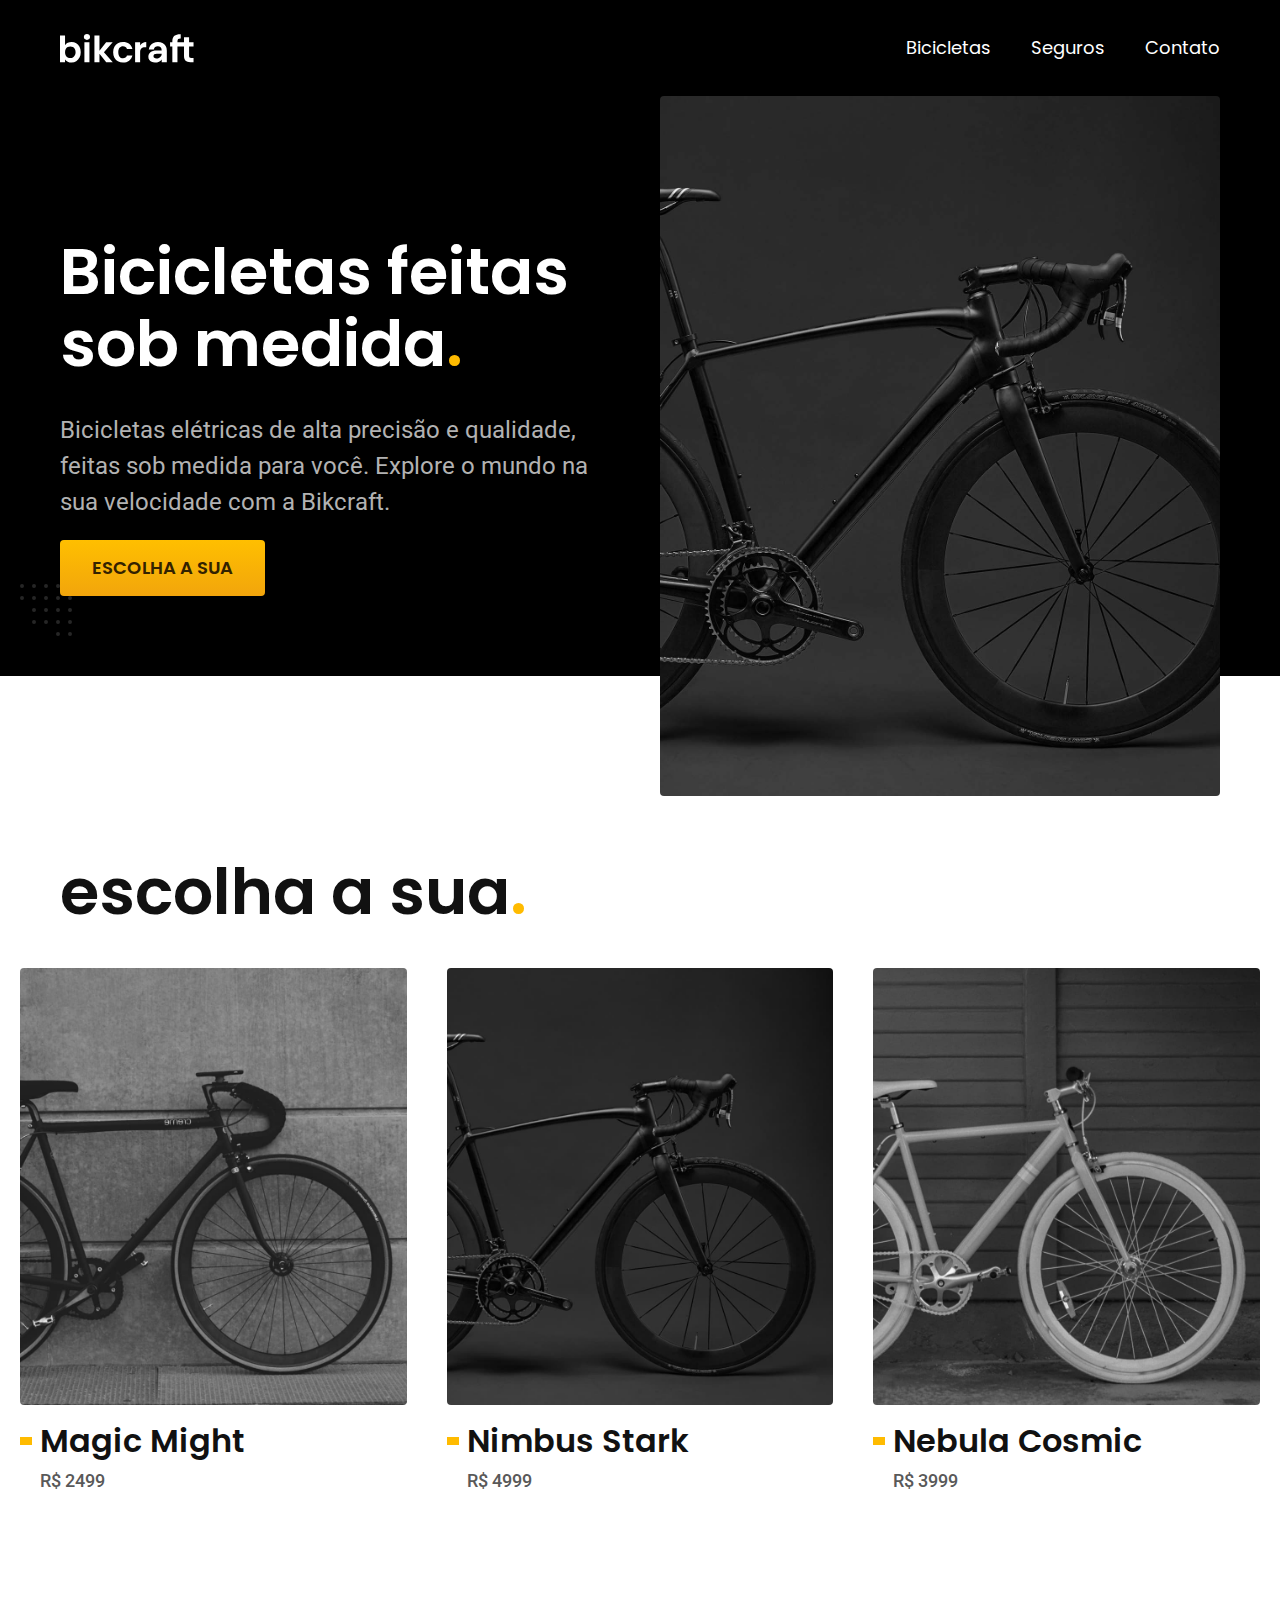
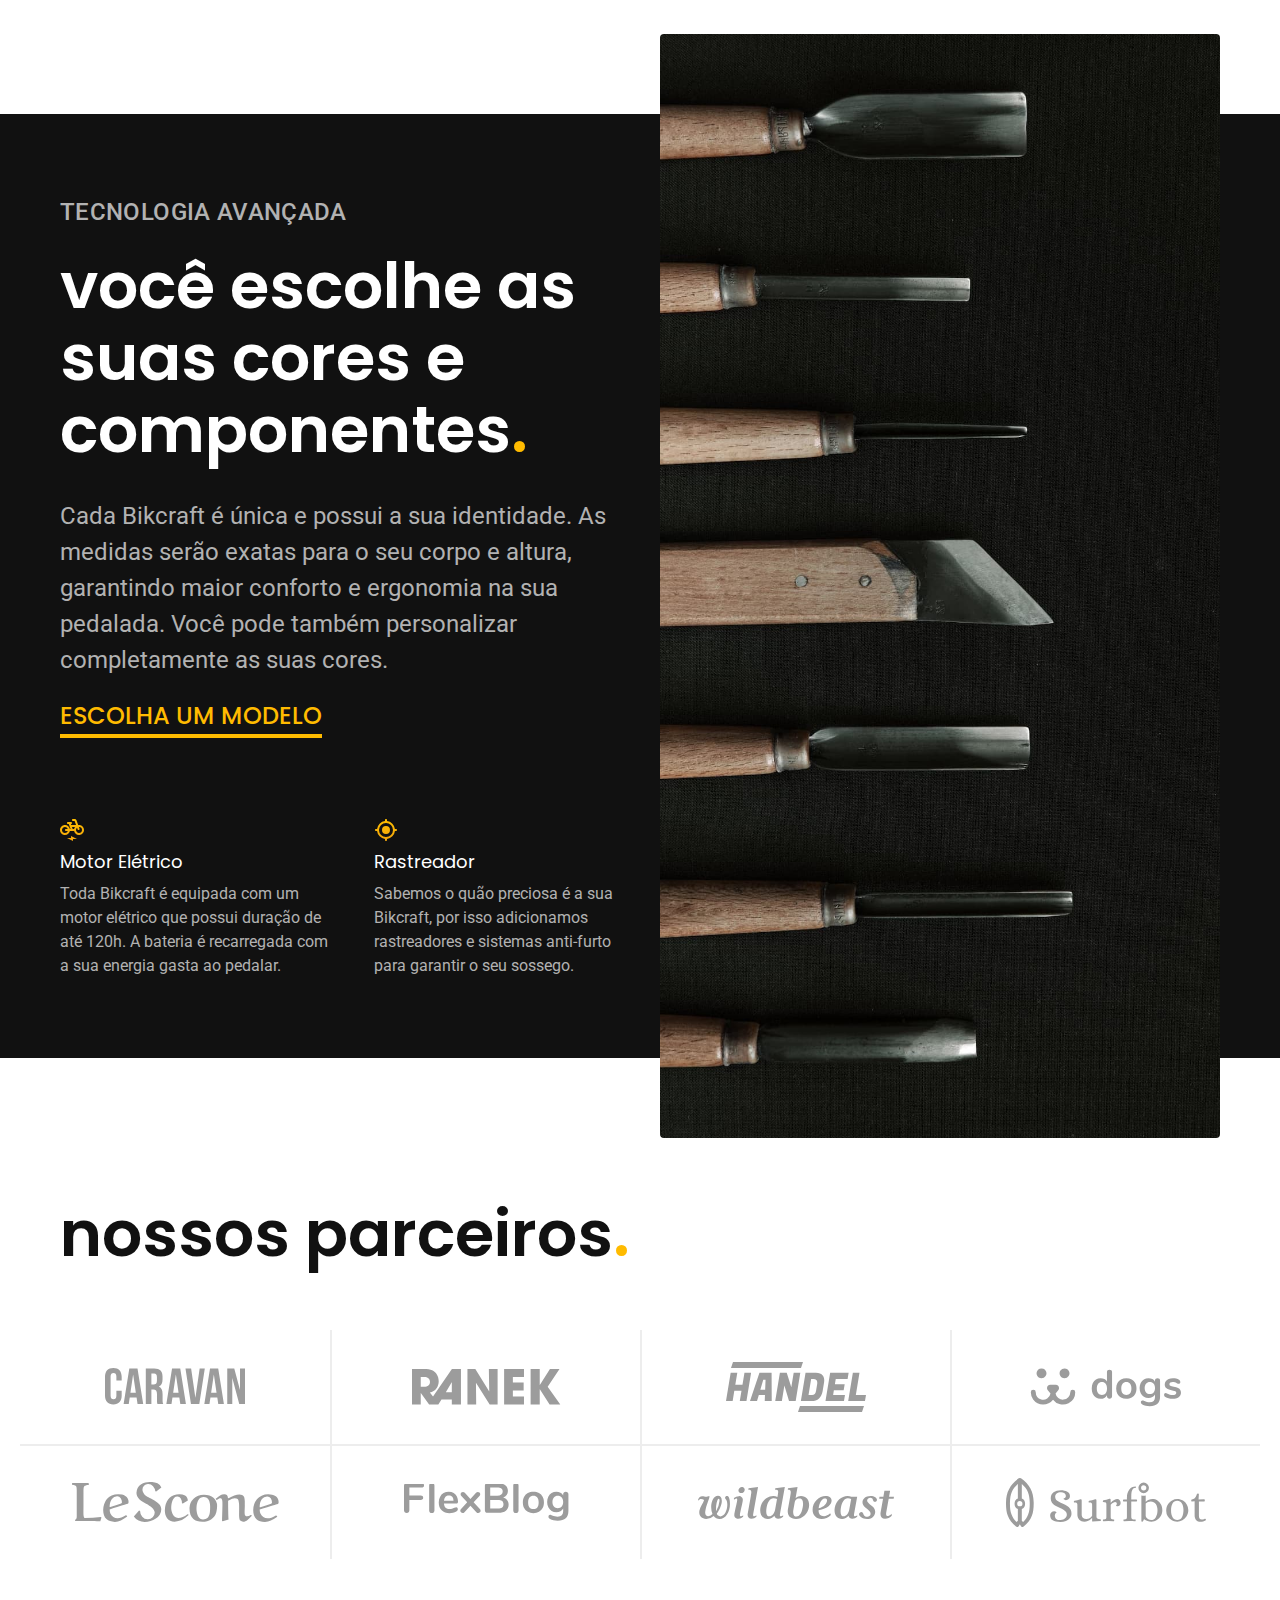
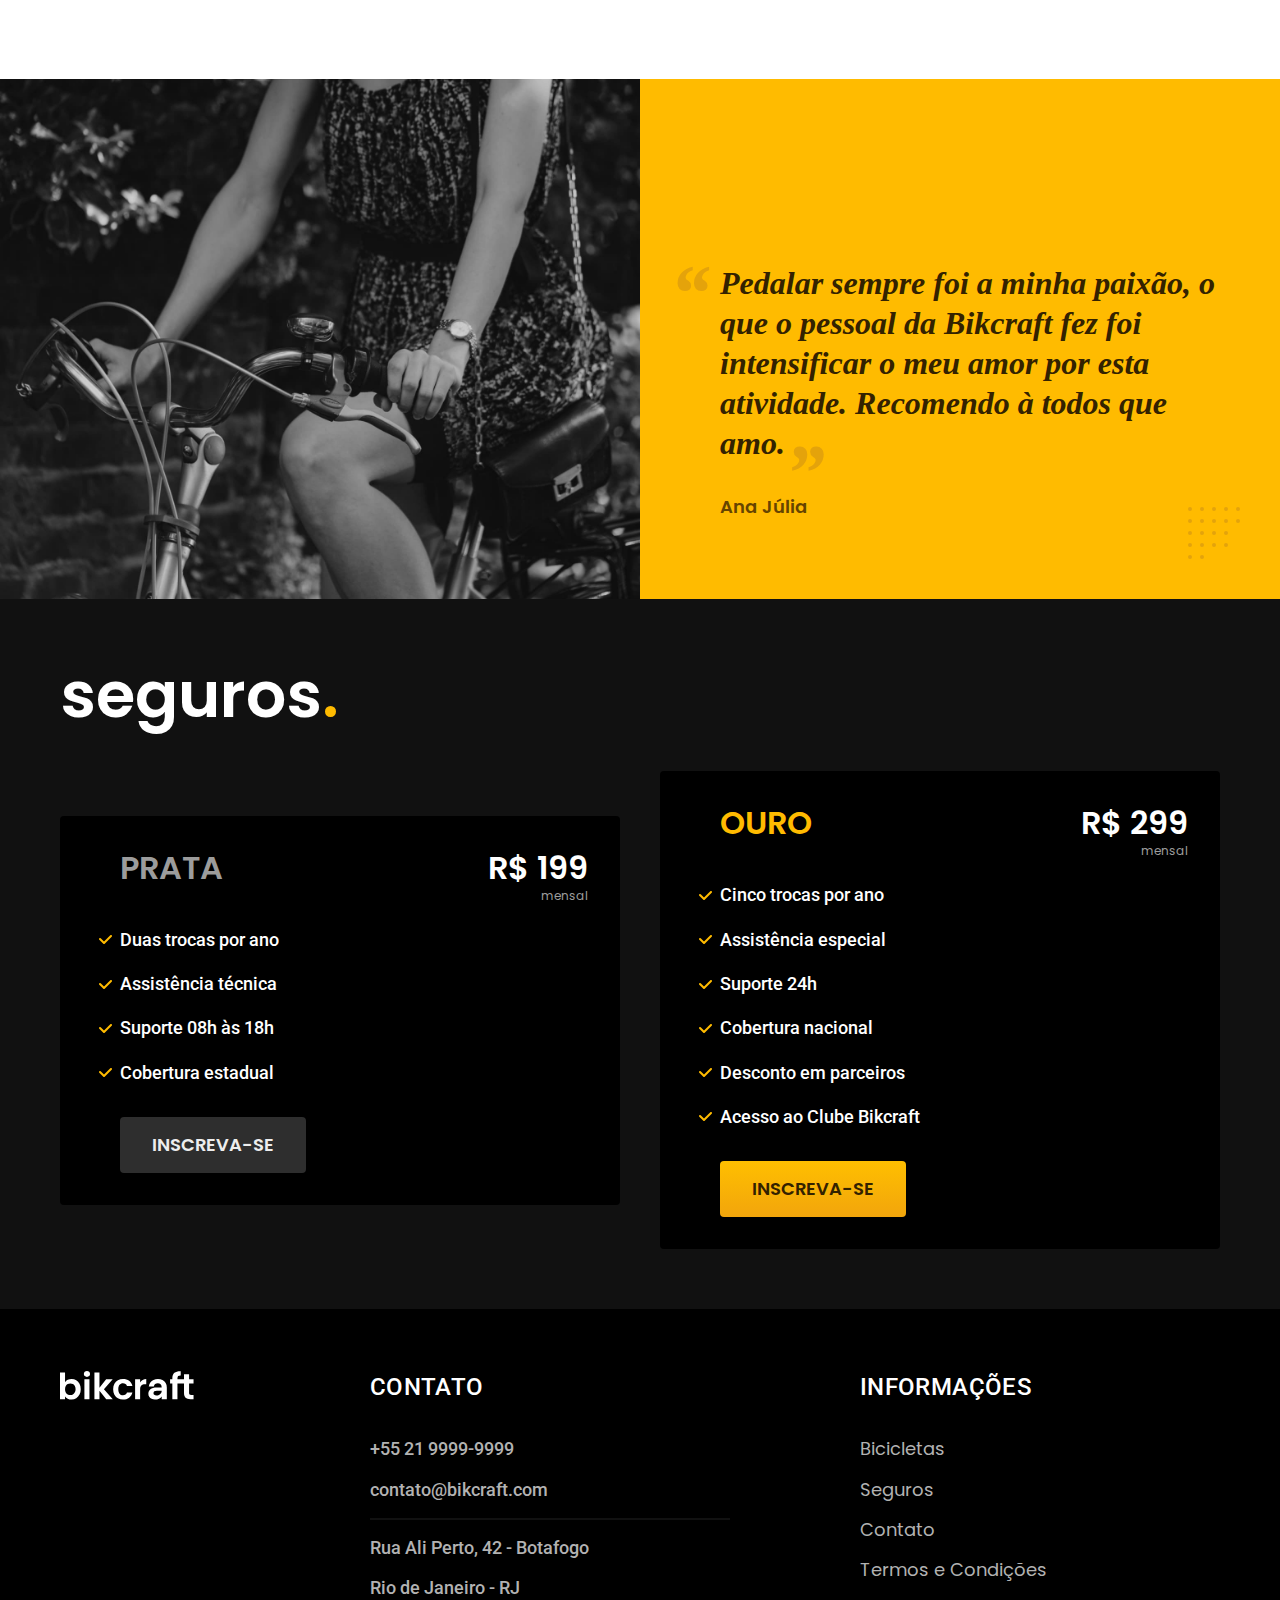
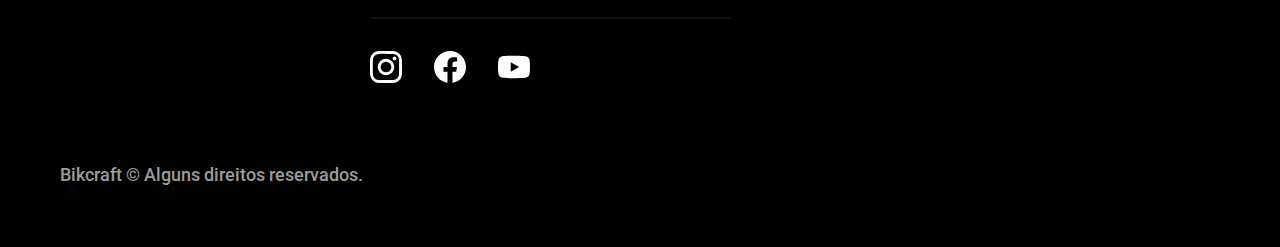
<file: index.html>
<!DOCTYPE html>
<html lang="pt-br">

<head>
  <meta charset="UTF-8">
  <meta name="viewport" content="width=device-width, initial-scale=1.0">

  <title>Bikcraft - Bicicletas Elétricas</title>
  <meta name="description" content="Bicicletas elétricas de alta precisão e qualidade, feitas sob medida para o cliente. Explore o mundo na sua velocidade com a Bikcraft.">

  <link rel="icon" href="./favicon.svg" type="image/svg+xml">
  <link rel="preload" href="./css/style.min.css" as="style">
  <link rel="stylesheet" href="./css/style.min.css">

  <script>document.documentElement.classList.add('js');</script>

  <link rel="preconnect" href="https://fonts.googleapis.com">
  <link rel="preconnect" href="https://fonts.gstatic.com" crossorigin>
  <link href="https://fonts.googleapis.com/css2?family=Poppins:wght@400;600&family=Roboto:wght@400;500&display=swap" rel="stylesheet">
</head>

<body>
  <header class="header-bg">
    <div class="header container">
      <a href="./">
        <img src="./img/bikcraft.svg" width="136" height="32" alt="Bikcraft">
      </a>

      <nav aria-label="primaria">
        <ul class="header-menu font-1-m cor-0">
          <li><a href="./bicicletas.html">Bicicletas</a></li>
          <li><a href="./seguros.html">Seguros</a></li>
          <li><a href="./contato.html">Contato</a></li>
        </ul>
      </nav>
    </div>
  </header>

  <main class="introducao-bg">
    <div class="introducao container">
      <div class="introducao-conteudo">
        <h1 class="font-1-xxl cor-0 fadeInDown" data-anime="200">Bicicletas feitas sob medida<span class="cor-p1">.</span></h1>
        <p class="font-2-l cor-5 fadeInDown" data-anime="400">Bicicletas elétricas de alta precisão e qualidade, feitas sob medida para você. Explore o mundo na sua velocidade com a Bikcraft.</p>
        <a class="botao fadeInDown" data-anime="600" href="./bicicletas.html">Escolha a sua</a>
      </div>
      <picture class="fadeInDown" data-anime="800">
        <source media="(max-width: 800px)" srcset="./img/bicicletas/nimbus.jpg">
        <img src="./img/fotos/introducao.jpg" width="1280" height="1600" alt="Bicicleta elétrica preta.">
      </picture>
    </div>
  </main>

  <article class="bicicletas-lista">
    <h2 class="container font-1-xxl">escolha a sua<span class="cor-p1">.</span></h2>

    <ul>
      <li>
        <a href="./bicicletas/magic.html">
          <img src="./img/bicicletas/magic-home.jpg" alt="Bicicleta preta" width="920" height="1040">
          <h3 class="font-1-xl">Magic Might</h3>
          <span class="font-2-m cor-8">R$ 2499</span>
        </a>
      </li>
      <li>
        <a href="./bicicletas/nimbus.html">
          <img src="./img/bicicletas/nimbus-home.jpg" alt="Bicicleta preta" width="920" height="1040">
          <h3 class="font-1-xl">Nimbus Stark</h3>
          <span class="font-2-m cor-8">R$ 4999</span>
        </a>
      </li>
      <li>
        <a href="./bicicletas/nebula.html">
          <img src="./img/bicicletas/nebula-home.jpg" alt="Bicicleta preta" width="920" height="1040">
          <h3 class="font-1-xl">Nebula Cosmic</h3>
          <span class="font-2-m cor-8">R$ 3999</span>
        </a>
      </li>
    </ul>
  </article>

  <article class="tecnologia-bg">
    <div class="tecnologia container">
      <div class="tecnologia-conteudo">
        <span class="font-2-l-b cor-5">Tecnologia Avançada</span>
        <h2 class="font-1-xxl cor-0">você escolhe as suas cores e componentes<span class="cor-p1">.</span></h2>
        <p class="font-2-l cor-5">Cada Bikcraft é única e possui a sua identidade. As medidas serão exatas para o seu corpo e altura, garantindo maior conforto e ergonomia na sua pedalada. Você pode também personalizar completamente as suas cores.</p>
        <a class="link" href="./bicicletas.html">Escolha um modelo</a>
        <div class="tecnologia-vantagens">
          <div>
            <img src="./img/icones/eletrica.svg" width="24" height="24" alt="">
            <h3 class="font-1-m cor-0">Motor Elétrico</h3>
            <p class="font-2-s cor-5">Toda Bikcraft é equipada com um motor elétrico que possui duração de até 120h. A bateria é recarregada com a sua energia gasta ao pedalar.</p>
          </div>
          <div>
            <img src="./img/icones/rastreador.svg" width="24" height="24" alt="">
            <h3 class="font-1-m cor-0">Rastreador</h3>
            <p class="font-2-s cor-5">Sabemos o quão preciosa é a sua Bikcraft, por isso adicionamos rastreadores e sistemas anti-furto para garantir o seu sossego.</p>
          </div>
        </div>
      </div>
      <div class="tecnologia-imagem">
        <img src="./img/fotos/tecnologia.jpg" width="1200" height="1920" alt="">
      </div>
    </div>
  </article>

  <section class="parceiros" aria-label="Nossos Parceiros">
    <h2 class="container font-1-xxl">nossos parceiros<span class="cor-p1">.</span></h2>

    <ul>
      <li><img src="./img/parceiros/caravan.svg" alt="Caravan" width="140" height="38"></li>
      <li><img src="./img/parceiros/ranek.svg" alt="Ranek" width="149" height="36"></li>
      <li><img src="./img/parceiros/handel.svg" alt="Handel" width="140" height="50"></li>
      <li><img src="./img/parceiros/dogs.svg" alt="Dogs" width="152" height="39"></li>
      <li><img src="./img/parceiros/lescone.svg" alt="LeScone" width="208" height="41"></li>
      <li><img src="./img/parceiros/flexblog.svg" alt="FlexBlog" width="165" height="38"></li>
      <li><img src="./img/parceiros/wildbeast.svg" alt="Wildbeast" width="196" height="34"></li>
      <li><img src="./img/parceiros/surfbot.svg" alt="Surfbot" width="200" height="49"></li>
    </ul>
  </section>

  <section class="depoimento" aria-label="Depoimento">
    <div>
      <img src="./img/fotos/depoimento.jpg" width="1560" height="1360" alt="Pessoa pedalando uma bicicleta Bikcraft">
    </div>
    <div class="depoimento-conteudo">
      <blockquote class="font-1-xl cor-p5">
        <p>Pedalar sempre foi a minha paixão, o que o pessoal da Bikcraft fez foi intensificar o meu amor por esta atividade. Recomendo à todos que amo.</p>
      </blockquote>
      <span class="font-1-m-b cor-p4">Ana Júlia</span>
    </div>
  </section>

  <article class="seguros-bg">
    <div class="seguros container">
      <h2 class="font-1-xxl cor-0">seguros<span class="cor-p1">.</span></h2>
      <div class="seguros-item">
        <h3 class="font-1-xl cor-6">PRATA</h3>
        <span class="font-1-xl cor-0">R$ 199 <span class="font-1-xs cor-6">mensal</span></span>
        <ul class="font-2-m cor-0">
          <li>Duas trocas por ano</li>
          <li>Assistência técnica</li>
          <li>Suporte 08h às 18h</li>
          <li>Cobertura estadual</li>
        </ul>
        <a class="botao secundario" href="./orcamento.html">Inscreva-se</a>
      </div>

      <div class="seguros-item">
        <h3 class="font-1-xl cor-p1">OURO</h3>
        <span class="font-1-xl cor-0">R$ 299 <span class="font-1-xs cor-6">mensal</span></span>
        <ul class="font-2-m cor-0">
          <li>Cinco trocas por ano</li>
          <li>Assistência especial</li>
          <li>Suporte 24h</li>
          <li>Cobertura nacional</li>
          <li>Desconto em parceiros</li>
          <li>Acesso ao Clube Bikcraft</li>
        </ul>
        <a class="botao" href="./orcamento.html">Inscreva-se</a>
      </div>
    </div>
  </article>

  <footer class="footer-bg">
    <div class="footer container">
      <img src="./img/bikcraft.svg" width="136" height="32" alt="Bikcraft">
      <div class="footer-contato">
        <h3 class="font-2-l-b cor-0">Contato</h3>
        <ul class="font-2-m cor-5">
          <li><a href="tel:+552199999999">+55 21 9999-9999</a></li>
          <li><a href="mailto:contato@bikcraft.com">contato@bikcraft.com</a></li>
          <li>Rua Ali Perto, 42 - Botafogo</li>
          <li>Rio de Janeiro - RJ</li>
        </ul>
        <div class="footer-redes">
          <a href="./">
            <img src="./img/redes/instagram.svg" width="32" height="32" alt="Instagram">
          </a>
          <a href="./">
            <img src="./img/redes/facebook.svg" width="32" height="32" alt="Facebook">
          </a>
          <a href="./">
            <img src="./img/redes/youtube.svg" width="32" height="32" alt="Youtube">
          </a>
        </div>
      </div>
      <div class="footer-informacoes">
        <h3 class="font-2-l-b cor-0">Informações</h3>
        <nav>
          <ul class="font-1-m cor-5">
            <li><a href="./bicicletas.html">Bicicletas</a></li>
            <li><a href="./seguros.html">Seguros</a></li>
            <li><a href="./contato.html">Contato</a></li>
            <li><a href="./termos.html">Termos e Condições</a></li>
          </ul>
        </nav>
      </div>
      <p class="footer-copy font-2-m cor-6">Bikcraft © Alguns direitos reservados.</p>
    </div>
  </footer>
  <script src="./js/plugins/simple-anime.js"></script>
  <script src="./js/script.js"></script>
</body>
</html>
</file>
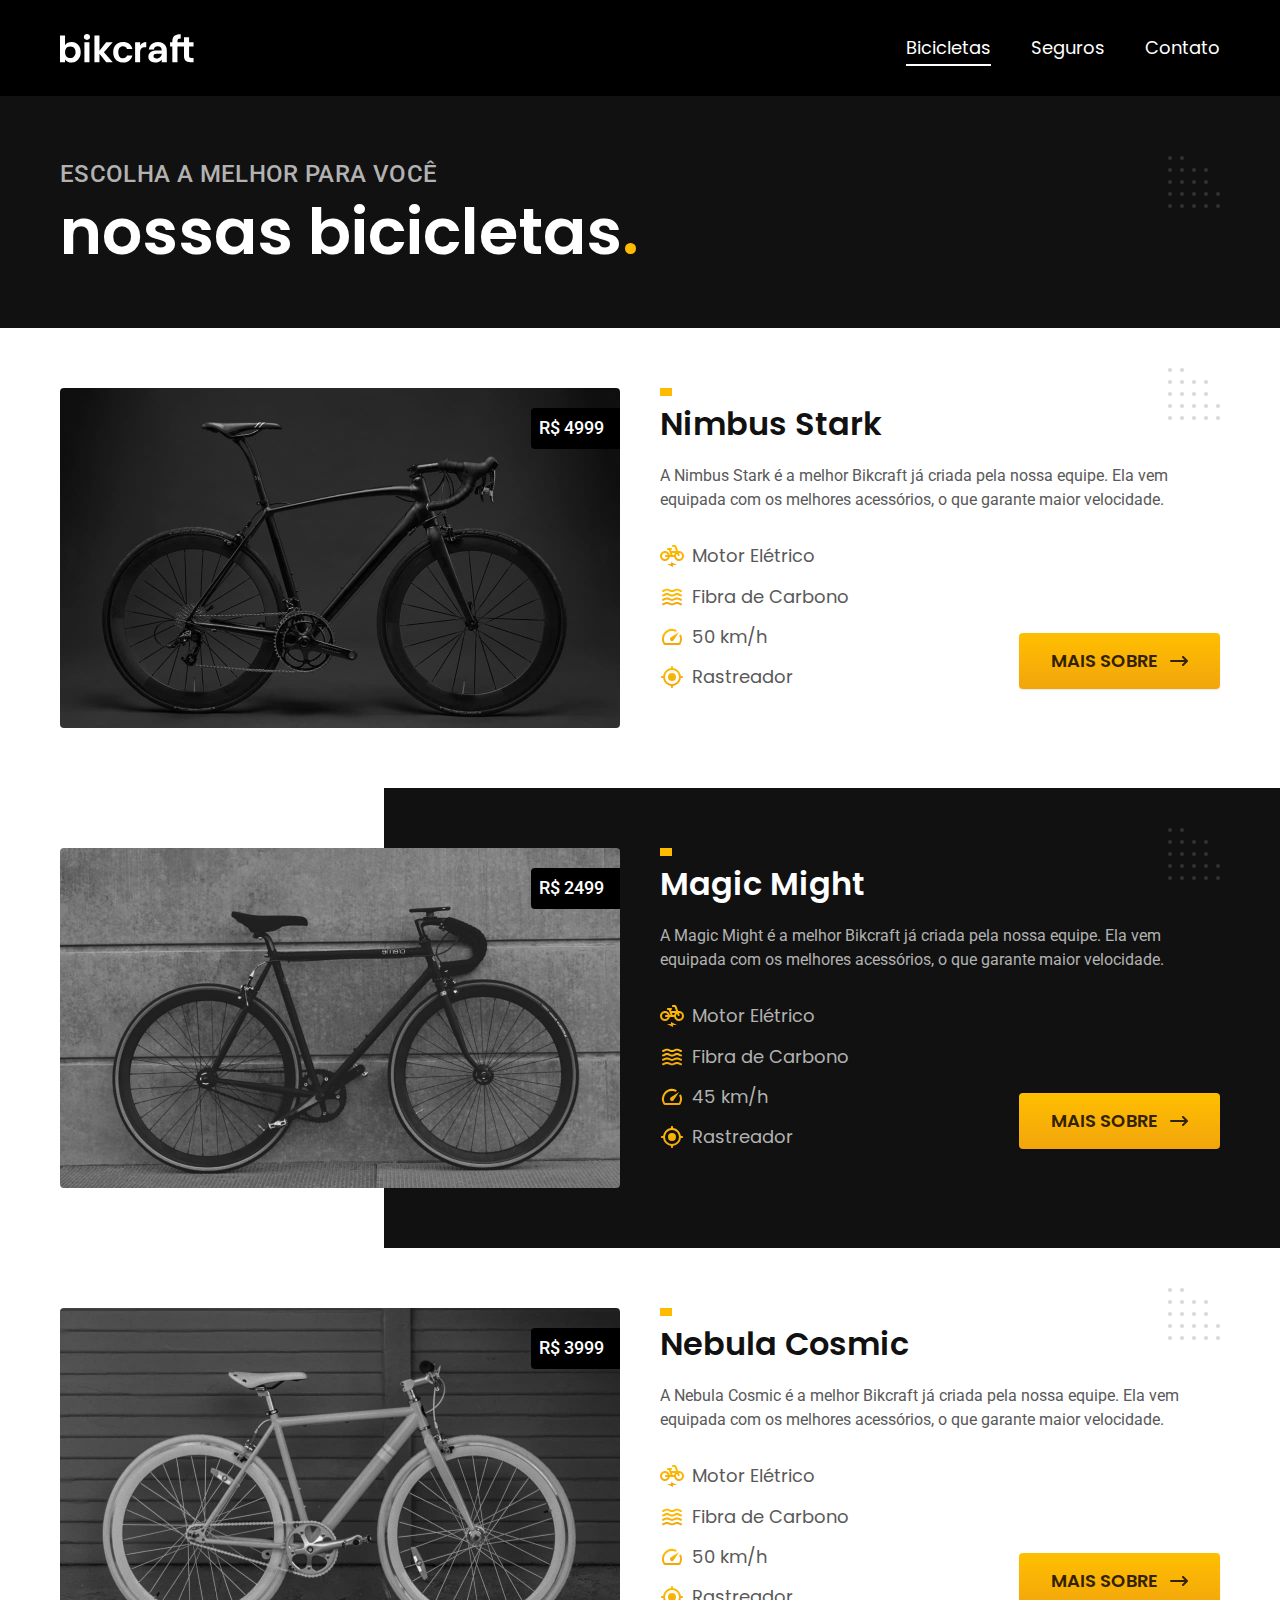
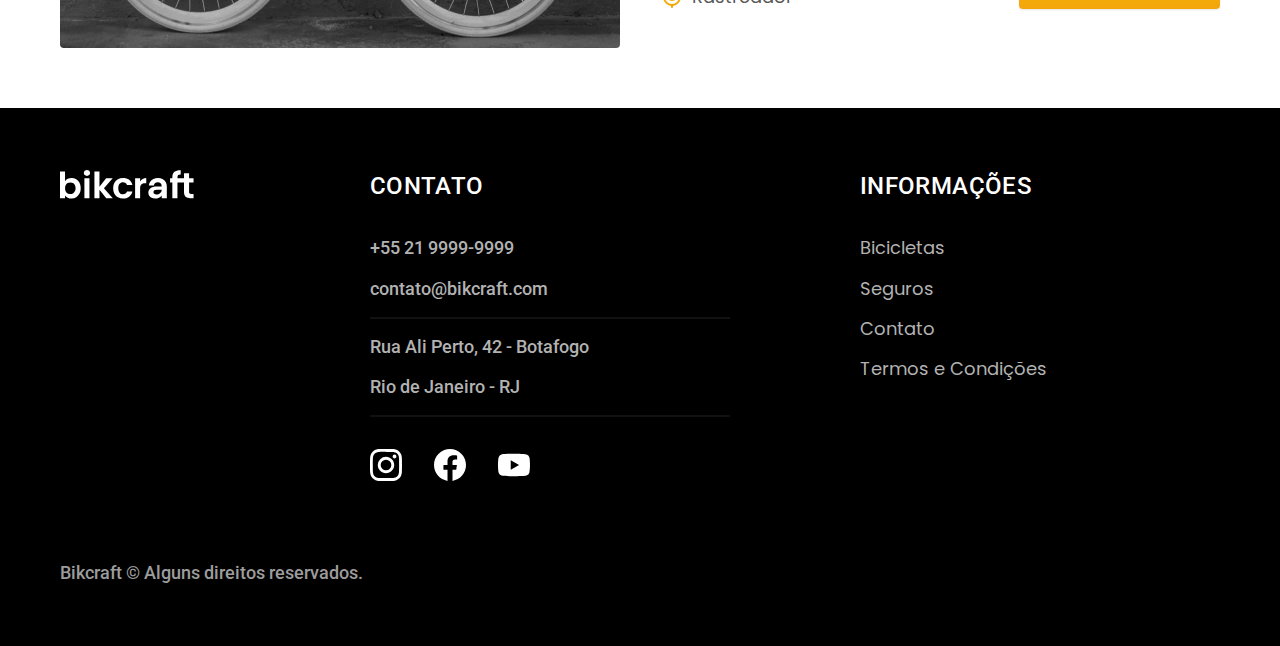
<file: bicicletas.html>
<!DOCTYPE html>
<html lang="pt-br">

<head>
  <meta charset="UTF-8">
  <meta name="viewport" content="width=device-width, initial-scale=1.0">

  <title>Bicicletas | Bikcraft</title>
  <meta name="description" content="Bicicletas">

   <link rel="icon" href="./favicon.svg" type="image/svg+xml">
  <link rel="preload" href="./css/style.min.css" as="style">
  <link rel="stylesheet" href="./css/style.min.css">
    <script>document.documentElement.classList.add('js');</script>

  <link rel="preconnect" href="https://fonts.googleapis.com">
  <link rel="preconnect" href="https://fonts.gstatic.com" crossorigin>
  <link href="https://fonts.googleapis.com/css2?family=Poppins:wght@400;600&family=Roboto:wght@400;500&display=swap" rel="stylesheet">
</head>

<body id="bicicletas">
  <header class="header-bg">
    <div class="header container">
      <a href="./">
        <img src="./img/bikcraft.svg" alt="Bikcraft">
      </a>

      <nav aria-label="primaria">
        <ul class="header-menu font-1-m cor-0">
          <li><a href="./bicicletas.html">Bicicletas</a></li>
          <li><a href="./seguros.html">Seguros</a></li>
          <li><a href="./contato.html">Contato</a></li>
        </ul>
      </nav>
    </div>
  </header>

  <main>
    <div class="titulo-bg">
      <div class="titulo container">
        <p class="font-2-l-b cor-5">Escolha a melhor para você</p>
        <h1 class="font-1-xxl cor-0">nossas bicicletas<span class="cor-p1">.</span></h1>
      </div>
    </div>

    <div class="bicicletas container">
      <div class="bicicletas-imagem">
        <img src="./img/bicicletas/nimbus.jpg" alt="Bicicleta preta">
        <span class="font-2-m cor-0">R$ 4999</span>
      </div>
      <div class="bicicletas-conteudo">
        <h2 class="font-1-xl">Nimbus Stark</h2>
        <p class="font-2-s cor-8">A Nimbus Stark é a melhor Bikcraft já criada pela nossa equipe. Ela vem equipada com os melhores acessórios, o que garante maior velocidade.</p>
        <ul class="font-1-m cor-8">
          <li>
            <img src="./img/icones/eletrica.svg" alt="">
            Motor Elétrico
          </li>
          <li>
            <img src="./img/icones/carbono.svg" alt="">
            Fibra de Carbono
          </li>
          <li>
            <img src="./img/icones/velocidade.svg" alt="">
            50 km/h
          </li>
          <li>
            <img src="./img/icones/rastreador.svg" alt="">
            Rastreador
          </li>
        </ul>
        <a class="botao seta" href="./bicicletas/nimbus.html">Mais Sobre</a>
      </div>
    </div>

    <div class="bicicletas-bg">
      <div class="bicicletas container">
        <div class="bicicletas-imagem">
          <img src="./img/bicicletas/magic.jpg" alt="Bicicleta preta">
          <span class="font-2-m cor-0">R$ 2499</span>
        </div>
        <div class="bicicletas-conteudo">
          <h2 class="font-1-xl cor-0">Magic Might</h2>
          <p class="font-2-s cor-5">A Magic Might é a melhor Bikcraft já criada pela nossa equipe. Ela vem equipada com os melhores acessórios, o que garante maior velocidade.</p>
          <ul class="font-1-m cor-5">
            <li>
              <img src="./img/icones/eletrica.svg" alt="">
              Motor Elétrico
            </li>
            <li>
              <img src="./img/icones/carbono.svg" alt="">
              Fibra de Carbono
            </li>
            <li>
              <img src="./img/icones/velocidade.svg" alt="">
              45 km/h
            </li>
            <li>
              <img src="./img/icones/rastreador.svg" alt="">
              Rastreador
            </li>
          </ul>
          <a class="botao seta" href="./bicicletas/magic.html">Mais Sobre</a>
        </div>
      </div>
    </div>

    <div class="bicicletas container">
      <div class="bicicletas-imagem">
        <img src="./img/bicicletas/nebula.jpg" alt="Bicicleta preta">
        <span class="font-2-m cor-0">R$ 3999</span>
      </div>
      <div class="bicicletas-conteudo">
        <h2 class="font-1-xl">Nebula Cosmic</h2>
        <p class="font-2-s cor-8">A Nebula Cosmic é a melhor Bikcraft já criada pela nossa equipe. Ela vem equipada com os melhores acessórios, o que garante maior velocidade.</p>
        <ul class="font-1-m cor-8">
          <li>
            <img src="./img/icones/eletrica.svg" alt="">
            Motor Elétrico
          </li>
          <li>
            <img src="./img/icones/carbono.svg" alt="">
            Fibra de Carbono
          </li>
          <li>
            <img src="./img/icones/velocidade.svg" alt="">
            50 km/h
          </li>
          <li>
            <img src="./img/icones/rastreador.svg" alt="">
            Rastreador
          </li>
        </ul>
        <a class="botao seta" href="./bicicletas/nebula.html">Mais Sobre</a>
      </div>
    </div>

  </main>

  <footer class="footer-bg">
    <div class="footer container">
      <img src="./img/bikcraft.svg" alt="Bikcraft">
      <div class="footer-contato">
        <h3 class="font-2-l-b cor-0">Contato</h3>
        <ul class="font-2-m cor-5">
          <li><a href="tel:+552199999999">+55 21 9999-9999</a></li>
          <li><a href="mailto:contato@bikcraft.com">contato@bikcraft.com</a></li>
          <li>Rua Ali Perto, 42 - Botafogo</li>
          <li>Rio de Janeiro - RJ</li>
        </ul>
        <div class="footer-redes">
          <a href="./">
            <img src="./img/redes/instagram.svg" alt="Instagram">
          </a>
          <a href="./">
            <img src="./img/redes/facebook.svg" alt="Facebook">
          </a>
          <a href="./">
            <img src="./img/redes/youtube.svg" alt="Youtube">
          </a>
        </div>
      </div>
      <div class="footer-informacoes">
        <h3 class="font-2-l-b cor-0">Informações</h3>
        <nav>
          <ul class="font-1-m cor-5">
            <li><a href="./bicicletas.html">Bicicletas</a></li>
            <li><a href="./seguros.html">Seguros</a></li>
            <li><a href="./contato.html">Contato</a></li>
            <li><a href="./termos.html">Termos e Condições</a></li>
          </ul>
        </nav>
      </div>
      <p class="footer-copy font-2-m cor-6">Bikcraft © Alguns direitos reservados.</p>
    </div>
  </footer>
  <script src="./js/script.js"></script>
</body>

</html>
</file>
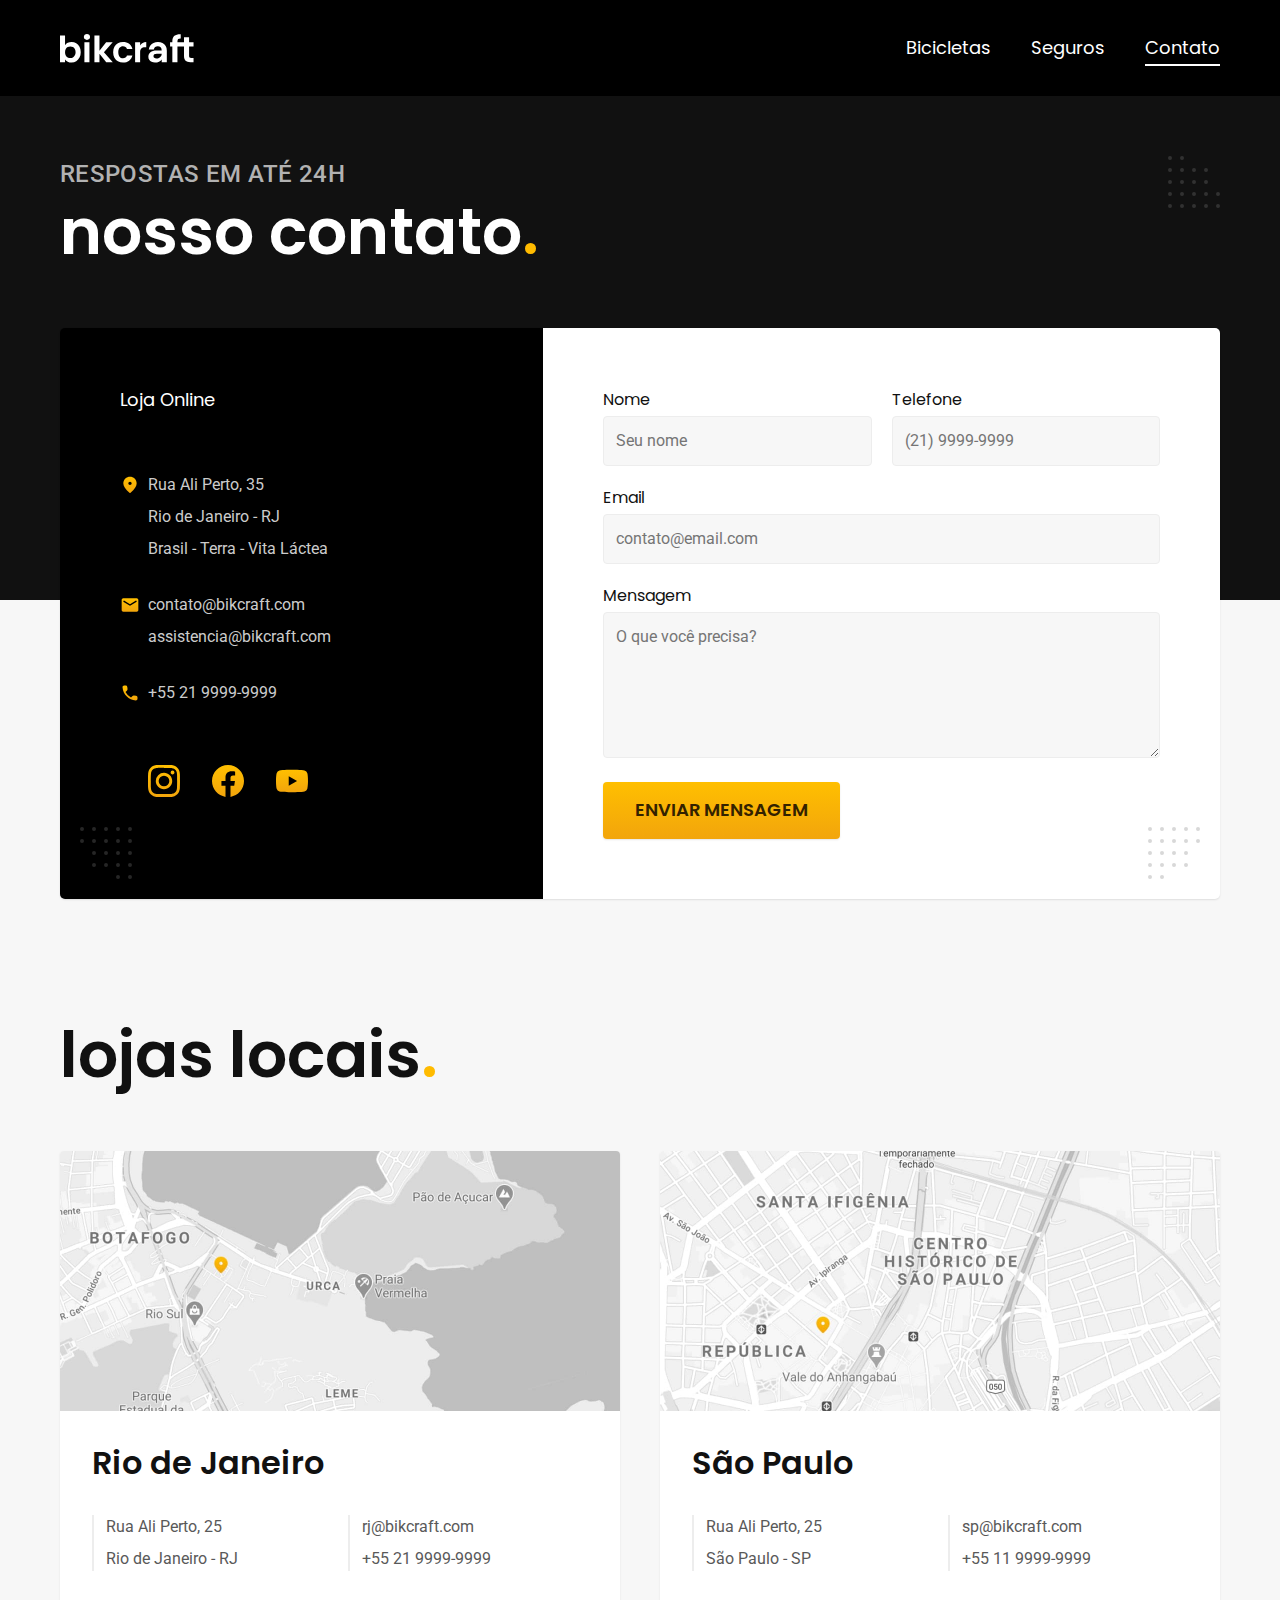
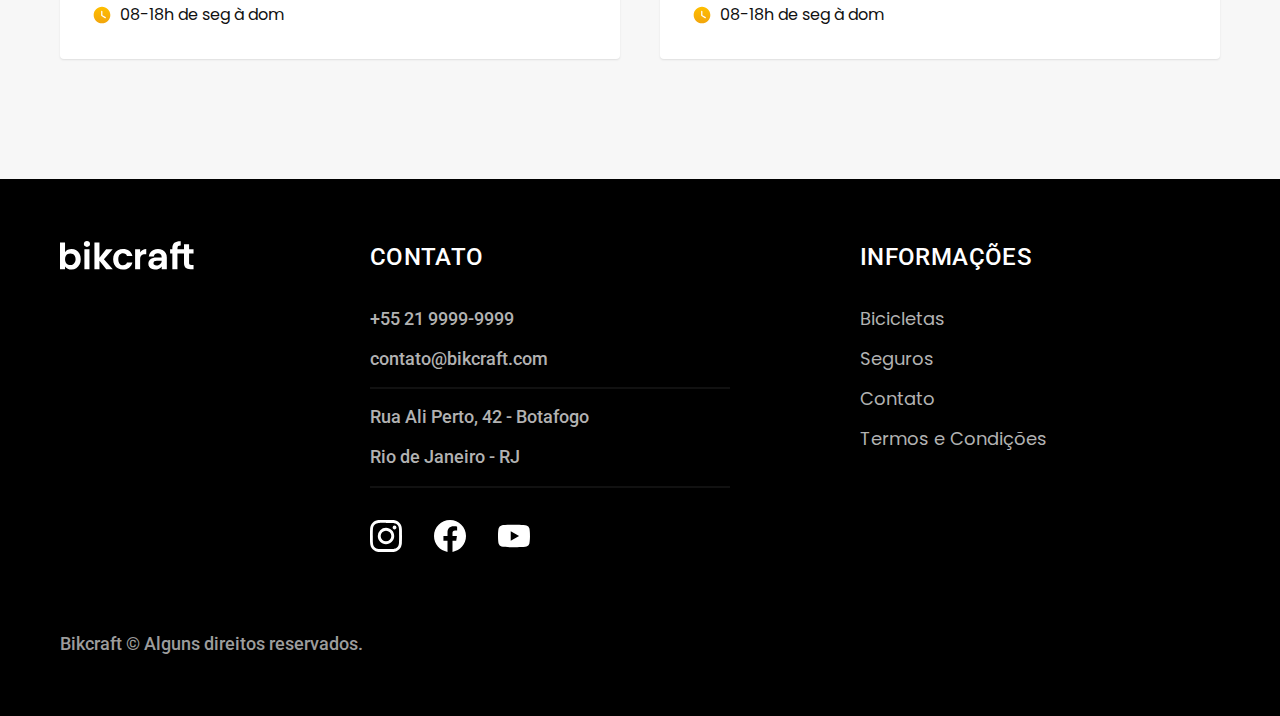
<file: contato.html>
<!DOCTYPE html>
<html lang="pt-br">

<head>
  <meta charset="UTF-8">
  <meta name="viewport" content="width=device-width, initial-scale=1.0">

  <title>Contato | Bikcraft</title>
  <meta name="description" content="Contato.">

   <link rel="icon" href="./favicon.svg" type="image/svg+xml">
  <link rel="preload" href="./css/style.min.css" as="style">
  <link rel="stylesheet" href="./css/style.min.css">
    <script>document.documentElement.classList.add('js');</script>

  <link rel="preconnect" href="https://fonts.googleapis.com">
  <link rel="preconnect" href="https://fonts.gstatic.com" crossorigin>
  <link href="https://fonts.googleapis.com/css2?family=Poppins:wght@400;600&family=Roboto:wght@400;500&display=swap" rel="stylesheet">
</head>

<body id="contato">
  <header class="header-bg">
    <div class="header container">
      <a href="./">
        <img src="./img/bikcraft.svg" alt="Bikcraft">
      </a>

      <nav aria-label="primaria">
        <ul class="header-menu font-1-m cor-0">
          <li><a href="./bicicletas.html">Bicicletas</a></li>
          <li><a href="./seguros.html">Seguros</a></li>
          <li><a href="./contato.html">Contato</a></li>
        </ul>
      </nav>
    </div>
  </header>

  <main>
    <div class="titulo-bg">
      <div class="titulo container">
        <p class="font-2-l-b cor-5">Respostas em até 24h</p>
        <h1 class="font-1-xxl cor-0">nosso contato<span class="cor-p1">.</span></h1>
      </div>
    </div>

    <div class="contato container">
      <section class="contato-dados" aria-label="Endereço">
        <h2 class="font-1-m cor-0">Loja Online</h2>
        <div class="contato-endereco font-2-s cor-4">
          <p>Rua Ali Perto, 35</p>
          <p>Rio de Janeiro - RJ</p>
          <p>Brasil - Terra - Vita Láctea</p>
        </div>
        <address class="contato-meios font-2-s cor-4">
          <a href="mailto:contato@bikcraft.com">contato@bikcraft.com</a>
          <a href="mailto:assistencia@bikcraft.com">assistencia@bikcraft.com</a>
          <a href="tel:+552199999999">+55 21 9999-9999</a>
        </address>
        <div class="contato-redes">
          <a href="./">
            <img src="./img/redes/instagram-p.svg" alt="Instagram">
          </a>
          <a href="./">
            <img src="./img/redes/facebook-p.svg" alt="Facebook">
          </a>
          <a href="./">
            <img src="./img/redes/youtube-p.svg" alt="Youtube">
          </a>
        </div>
      </section>
      <section class="contato-formulario" aria-label="Formulário">
        <form class="form" action="./contato.html">
          <div>
            <label for="nome">Nome</label>
            <input type="text" id="nome" name="nome" placeholder="Seu nome">
          </div>
          <div>
            <label for="telefone">Telefone</label>
            <input type="text" id="telefone" name="telefone" placeholder="(21) 9999-9999">
          </div>
          <div class="col-2">
            <label for="email">Email</label>
            <input type="email" id="email" name="email" placeholder="contato@email.com">
          </div>
          <div class="col-2">
            <label for="mensagem">Mensagem</label>
            <textarea rows="5" id="mensagem" name="mensagem" placeholder="O que você precisa?"></textarea>
          </div>
          <button class="botao col-2">Enviar Mensagem</button>
        </form>
      </section>
    </div>
  </main>

  <article class="lojas container">
    <h2 class="font-1-xxl">lojas locais<span class="cor-p1">.</span></h2>
    <div class="lojas-item">
      <img src="./img/lojas/rj.jpg" alt="mapa marcando o endereço em Rua Ali Perto, 25 - Rio de Janeiro - RJ">
      <div class="lojas-conteudo">
        <h3 class="font-1-xl">Rio de Janeiro</h3>
        <div class="lojas-dados font-2-s cor-8">
          <p>Rua Ali Perto, 25</p>
          <p>Rio de Janeiro - RJ</p>
        </div>
        <div class="lojas-dados font-2-s cor-8">
          <a href="mailto:rj@bikcraft.com">rj@bikcraft.com</a>
          <a href="tel:+552199999999">+55 21 9999-9999</a>
        </div>
        <p class="lojas-tempo font-1-s"><img src="./img/icones/horario.svg" alt="">08-18h de seg à dom</p>
      </div>
    </div>

    <div class="lojas-item">
      <img src="./img/lojas/sp.jpg" alt="mapa marcando o endereço em Rua Ali Perto, 25 - São Paulo - SP">
      <div class="lojas-conteudo">
        <h3 class="font-1-xl">São Paulo</h3>
        <div class="lojas-dados font-2-s cor-8">
          <p>Rua Ali Perto, 25</p>
          <p>São Paulo - SP</p>
        </div>
        <div class="lojas-dados font-2-s cor-8">
          <a href="mailto:sp@bikcraft.com">sp@bikcraft.com</a>
          <a href="tel:+551199999999">+55 11 9999-9999</a>
        </div>
        <p class="lojas-tempo font-1-s"><img src="./img/icones/horario.svg" alt="">08-18h de seg à dom</p>
      </div>
    </div>
  </article>

  <footer class="footer-bg">
    <div class="footer container">
      <img src="./img/bikcraft.svg" alt="Bikcraft">
      <div class="footer-contato">
        <h3 class="font-2-l-b cor-0">Contato</h3>
        <ul class="font-2-m cor-5">
          <li><a href="tel:+552199999999">+55 21 9999-9999</a></li>
          <li><a href="mailto:contato@bikcraft.com">contato@bikcraft.com</a></li>
          <li>Rua Ali Perto, 42 - Botafogo</li>
          <li>Rio de Janeiro - RJ</li>
        </ul>
        <div class="footer-redes">
          <a href="./">
            <img src="./img/redes/instagram.svg" alt="Instagram">
          </a>
          <a href="./">
            <img src="./img/redes/facebook.svg" alt="Facebook">
          </a>
          <a href="./">
            <img src="./img/redes/youtube.svg" alt="Youtube">
          </a>
        </div>
      </div>
      <div class="footer-informacoes">
        <h3 class="font-2-l-b cor-0">Informações</h3>
        <nav>
          <ul class="font-1-m cor-5">
            <li><a href="./bicicletas.html">Bicicletas</a></li>
            <li><a href="./seguros.html">Seguros</a></li>
            <li><a href="./contato.html">Contato</a></li>
            <li><a href="./termos.html">Termos e Condições</a></li>
          </ul>
        </nav>
      </div>
      <p class="footer-copy font-2-m cor-6">Bikcraft © Alguns direitos reservados.</p>
    </div>
  </footer>
  <script src="./js/script.js"></script>
</body>

</html>
</file>
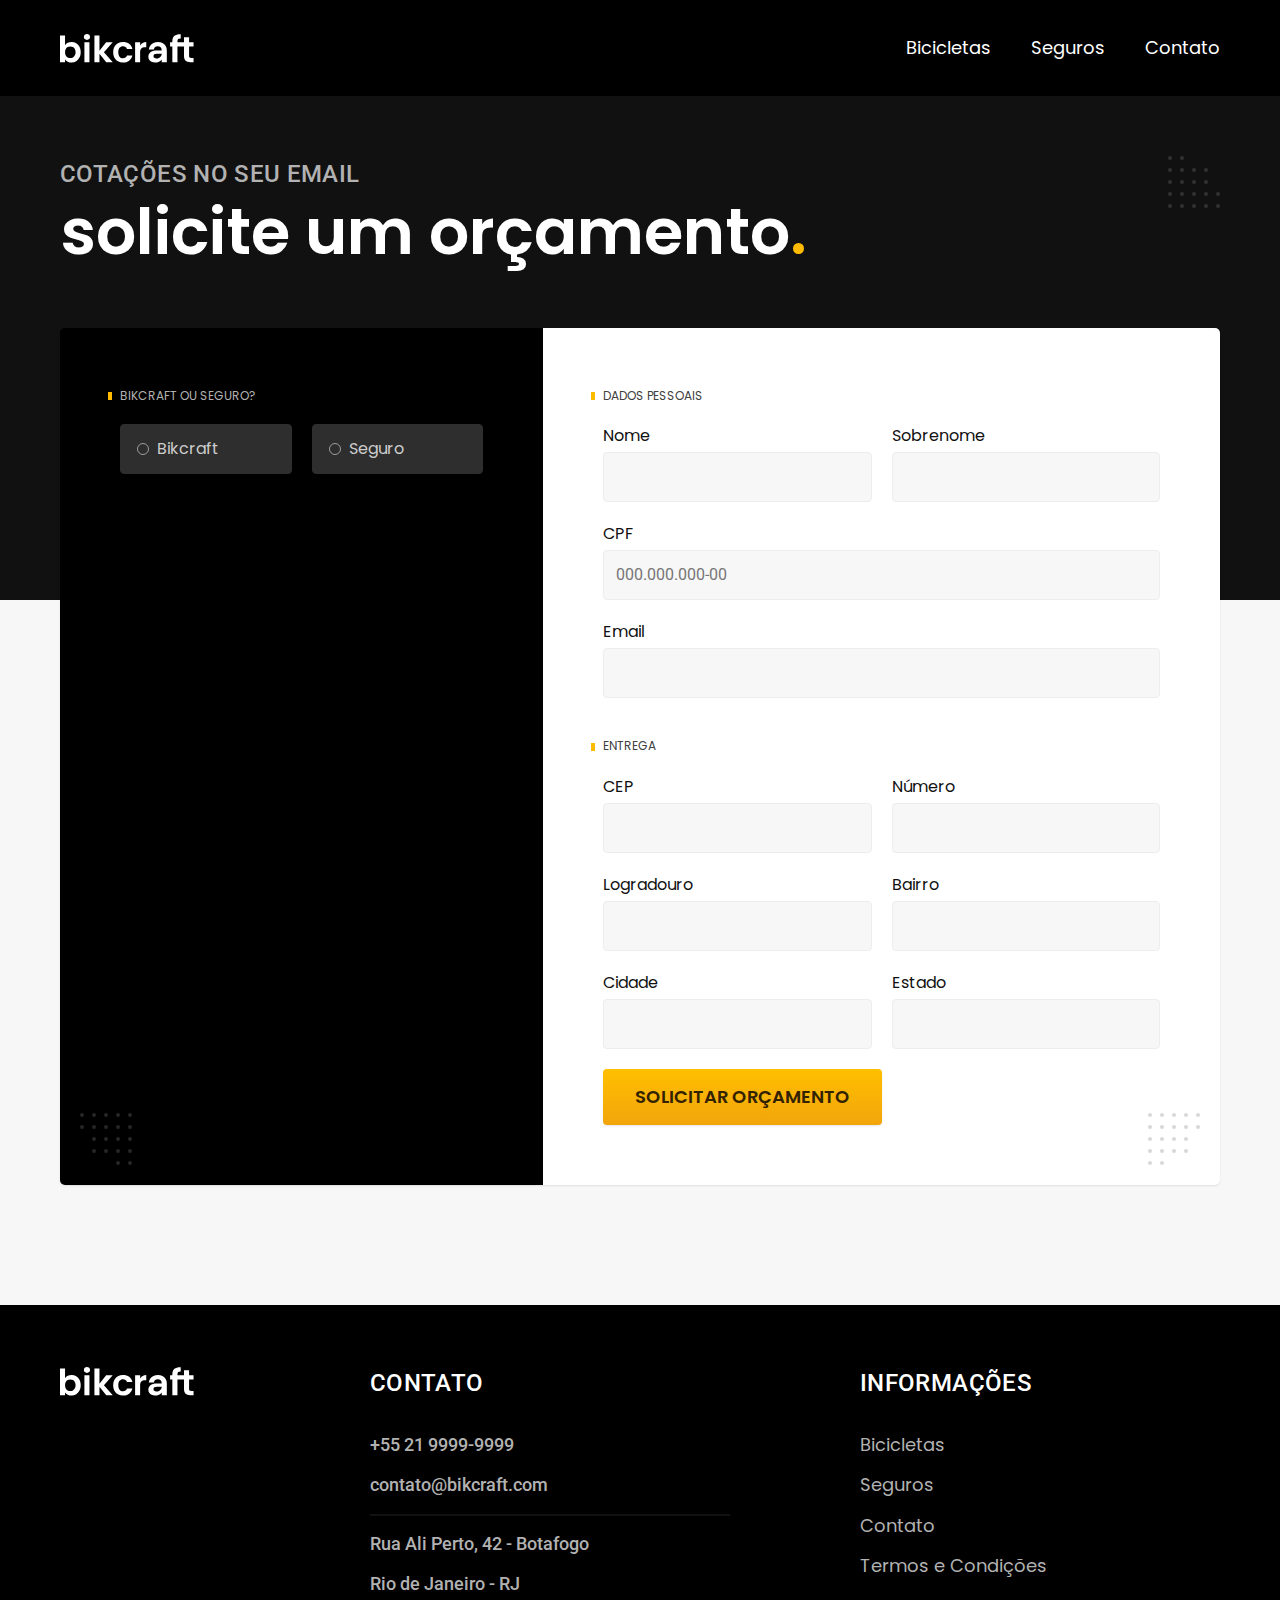
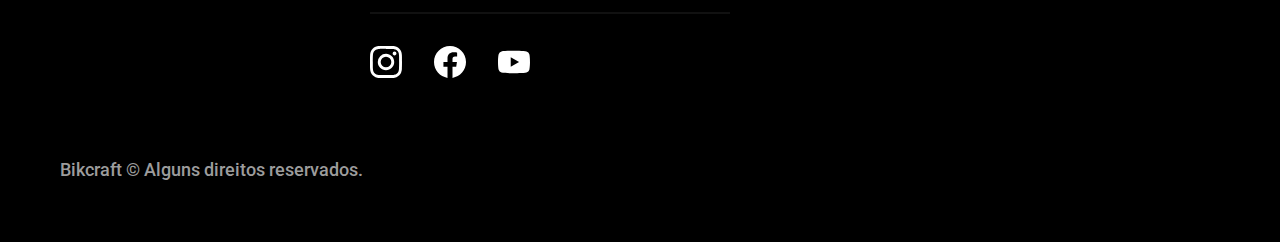
<file: orcamento.html>
<!DOCTYPE html>
<html lang="pt-br">

<head>
  <meta charset="UTF-8">
  <meta name="viewport" content="width=device-width, initial-scale=1.0">

  <title>Orçamento | Bikcraft</title>
  <meta name="description" content="Orçamento.">

   <link rel="icon" href="./favicon.svg" type="image/svg+xml">
  <link rel="preload" href="./css/style.min.css" as="style">
  <link rel="stylesheet" href="./css/style.min.css">
    <script>document.documentElement.classList.add('js');</script>

  <link rel="preconnect" href="https://fonts.googleapis.com">
  <link rel="preconnect" href="https://fonts.gstatic.com" crossorigin>
  <link href="https://fonts.googleapis.com/css2?family=Poppins:wght@400;600&family=Roboto:wght@400;500&display=swap" rel="stylesheet">
</head>

<body id="orcamento">
  <header class="header-bg">
    <div class="header container">
      <a href="./">
        <img src="./img/bikcraft.svg" alt="Bikcraft">
      </a>

      <nav aria-label="primaria">
        <ul class="header-menu font-1-m cor-0">
          <li><a href="./bicicletas.html">Bicicletas</a></li>
          <li><a href="./seguros.html">Seguros</a></li>
          <li><a href="./contato.html">Contato</a></li>
        </ul>
      </nav>
    </div>
  </header>

  <main>
    <div class="titulo-bg">
      <div class="titulo container">
        <p class="font-2-l-b cor-5">Cotações no seu email</p>
        <h1 class="font-1-xxl cor-0">solicite um orçamento<span class="cor-p1">.</span></h1>
      </div>
    </div>

    <form class="orcamento container" action="./orcamento.html">
      <div class="orcamento-produto">
        <h2 class="font-1-xs cor-5">Bikcraft ou Seguro?</h2>

        <input type="radio" name="tipo" value="bikcraft" id="bikcraft">
        <label for="bikcraft">Bikcraft</label>

        <input type="radio" name="tipo" value="seguro" id="seguro">
        <label for="seguro">Seguro</label>

        <div class="orcamento-conteudo" id="orcamento-bikcraft">
          <h2 class="font-1-xs cor-5">Escolha a sua</h2>

          <input type="radio" name="produto" value="nimbus" id="nimbus">
          <label for="nimbus">Nimbus Stark <span>R$ 4999</span></label>
          <div class="orcamento-detalhes">
            <ul class="font-1-xs cor-8">
              <li><img src="./img/icones/eletrica.svg" alt=""> Motor Elétrico</li>
              <li><img src="./img/icones/carbono.svg" alt=""> Fibra de Carbono</li>
              <li><img src="./img/icones/velocidade.svg" alt=""> 50 km/h</li>
              <li><img src="./img/icones/rastreador.svg" alt=""> Rastreador</li>
            </ul>
            <img src="./img/bicicletas/nimbus.jpg" alt="Bicicleta preta">
          </div>

          <input type="radio" name="produto" value="magic" id="magic">
          <label for="magic">Magic Might <span>R$ 2499</span></label>
          <div class="orcamento-detalhes">
            <ul class="font-1-xs cor-8">
              <li><img src="./img/icones/eletrica.svg" alt=""> Motor Elétrico</li>
              <li><img src="./img/icones/carbono.svg" alt=""> Fibra de Carbono</li>
              <li><img src="./img/icones/velocidade.svg" alt=""> 45 km/h</li>
              <li><img src="./img/icones/rastreador.svg" alt=""> Rastreador</li>
            </ul>
            <img src="./img/bicicletas/magic.jpg" alt="Bicicleta preta">
          </div>

          <input type="radio" name="produto" value="nebula" id="nebula">
          <label for="nebula">Nebula Cosmic <span>R$ 3999</span></label>
          <div class="orcamento-detalhes">
            <ul class="font-1-xs cor-8">
              <li><img src="./img/icones/eletrica.svg" alt=""> Motor Elétrico</li>
              <li><img src="./img/icones/carbono.svg" alt=""> Fibra de Carbono</li>
              <li><img src="./img/icones/velocidade.svg" alt=""> 40 km/h</li>
              <li><img src="./img/icones/rastreador.svg" alt=""> Rastreador</li>
            </ul>
            <img src="./img/bicicletas/nebula.jpg" alt="Bicicleta branca">
          </div>

        </div>

        <div class="orcamento-conteudo" id="orcamento-seguro">
          <h2 class="font-1-xs cor-5">Escolha o plano</h2>

          <input type="radio" name="produto" value="prata" id="prata">
          <label for="prata">Prata <span>R$ 199</span></label>

          <input type="radio" name="produto" value="ouro" id="ouro">
          <label for="ouro">Ouro <span>R$ 299</span></label>
        </div>
      </div>
      <div class="orcamento-dados form">
        <h2 class="font-1-xs cor-9 col-2">dados pessoais</h2>
        <div>
          <label for="nome">Nome</label>
          <input type="text" id="nome" name="nome">
        </div>
        <div>
          <label for="sobrenome">Sobrenome</label>
          <input type="text" id="sobrenome" name="sobrenome">
        </div>
        <div class="col-2">
          <label for="cpf">CPF</label>
          <input type="text" id="cpf" name="cpf" placeholder="000.000.000-00">
        </div>
        <div class="col-2">
          <label for="email">Email</label>
          <input type="email" id="email" name="email">
        </div>
        <h2 class="font-1-xs cor-9 col-2">entrega</h2>
        <div>
          <label for="cep">CEP</label>
          <input type="text" id="cep" name="cep">
        </div>
        <div>
          <label for="numero">Número</label>
          <input type="text" id="numero" name="numero">
        </div>
        <div>
          <label for="logradouro">Logradouro</label>
          <input type="text" id="logradouro" name="logradouro">
        </div>
        <div>
          <label for="bairro">Bairro</label>
          <input type="text" id="bairro" name="bairro">
        </div>
        <div>
          <label for="cidade">Cidade</label>
          <input type="text" id="cidade" name="cidade">
        </div>
        <div>
          <label for="estado">Estado</label>
          <input type="text" id="estado" name="estado">
        </div>
        <button class="botao col-2">Solicitar Orçamento</button>
      </div>
    </form>
  </main>

  <footer class="footer-bg">
    <div class="footer container">
      <img src="./img/bikcraft.svg" alt="Bikcraft">
      <div class="footer-contato">
        <h3 class="font-2-l-b cor-0">Contato</h3>
        <ul class="font-2-m cor-5">
          <li><a href="tel:+552199999999">+55 21 9999-9999</a></li>
          <li><a href="mailto:contato@bikcraft.com">contato@bikcraft.com</a></li>
          <li>Rua Ali Perto, 42 - Botafogo</li>
          <li>Rio de Janeiro - RJ</li>
        </ul>
        <div class="footer-redes">
          <a href="./">
            <img src="./img/redes/instagram.svg" alt="Instagram">
          </a>
          <a href="./">
            <img src="./img/redes/facebook.svg" alt="Facebook">
          </a>
          <a href="./">
            <img src="./img/redes/youtube.svg" alt="Youtube">
          </a>
        </div>
      </div>
      <div class="footer-informacoes">
        <h3 class="font-2-l-b cor-0">Informações</h3>
        <nav>
          <ul class="font-1-m cor-5">
            <li><a href="./bicicletas.html">Bicicletas</a></li>
            <li><a href="./seguros.html">Seguros</a></li>
            <li><a href="./contato.html">Contato</a></li>
            <li><a href="./termos.html">Termos e Condições</a></li>
          </ul>
        </nav>
      </div>
      <p class="footer-copy font-2-m cor-6">Bikcraft © Alguns direitos reservados.</p>
    </div>
  </footer>
  <script src="./js/script.js"></script>
</body>

</html>
</file>
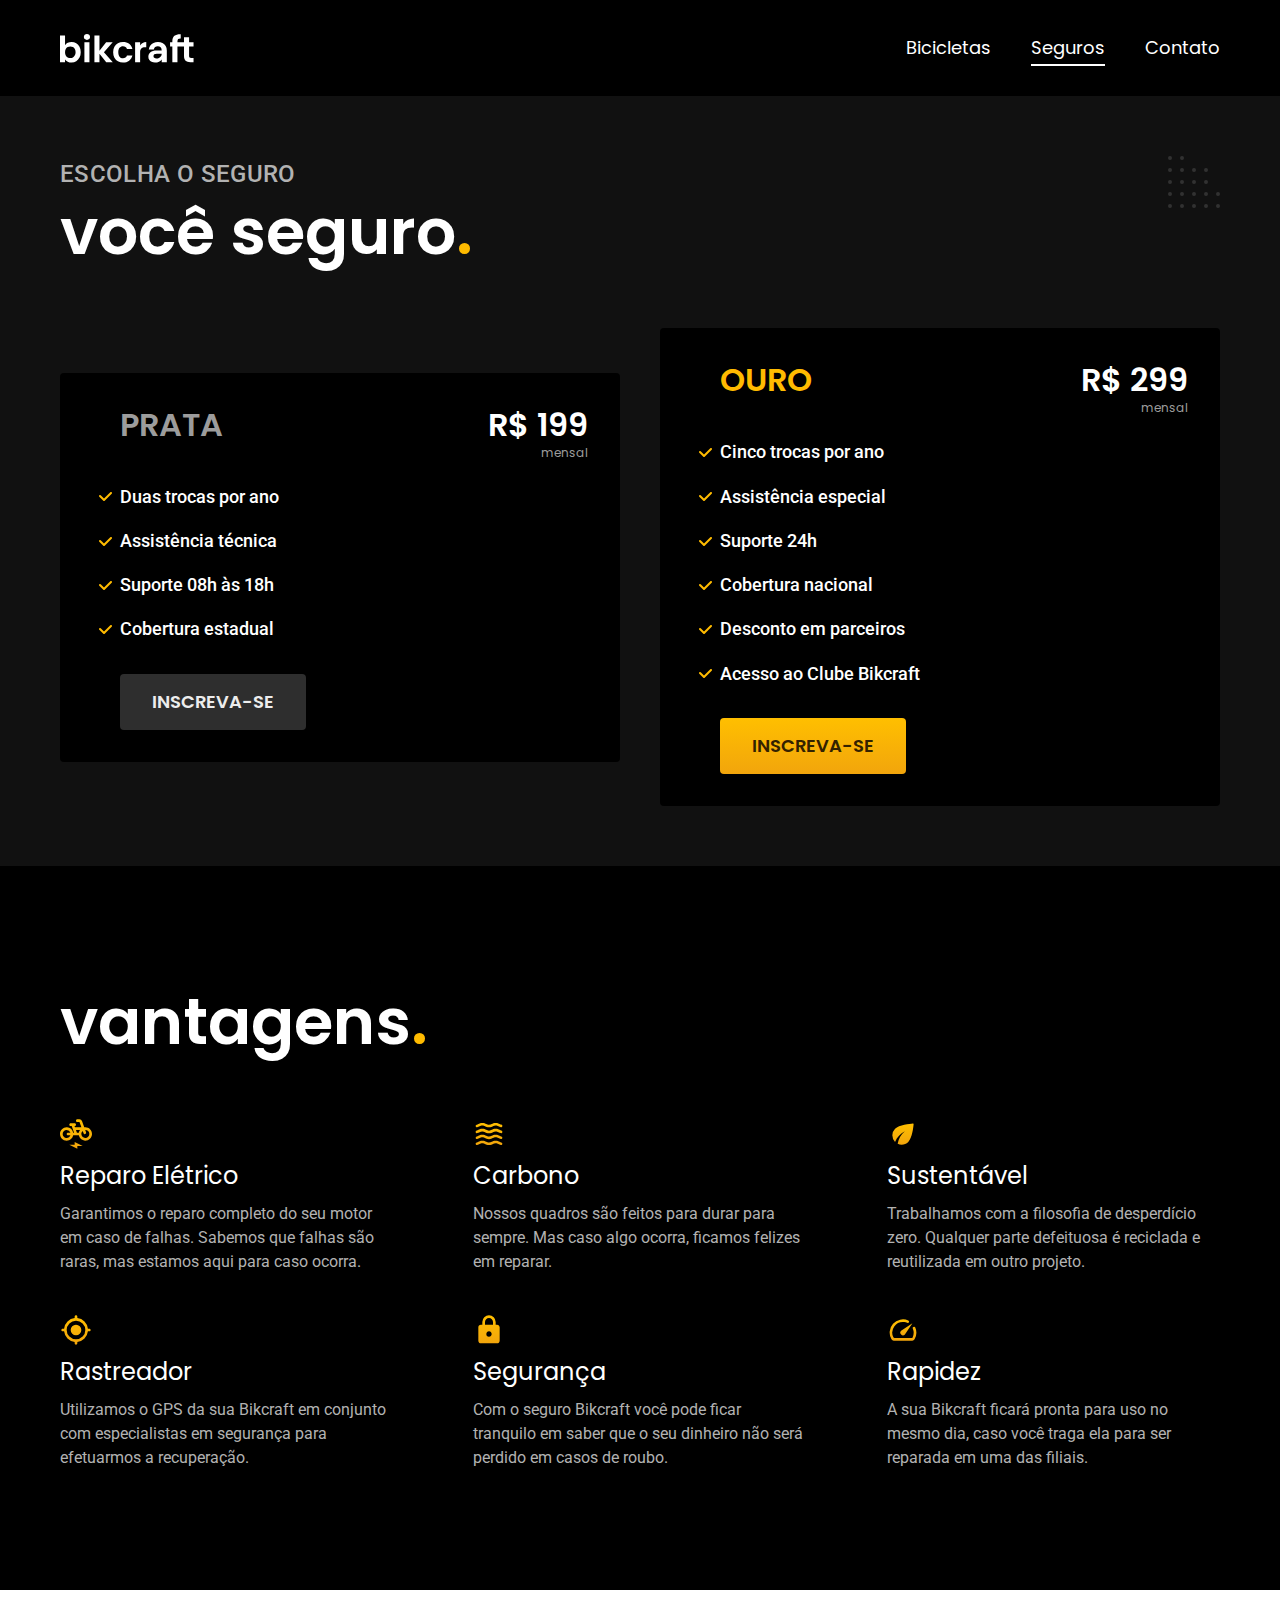
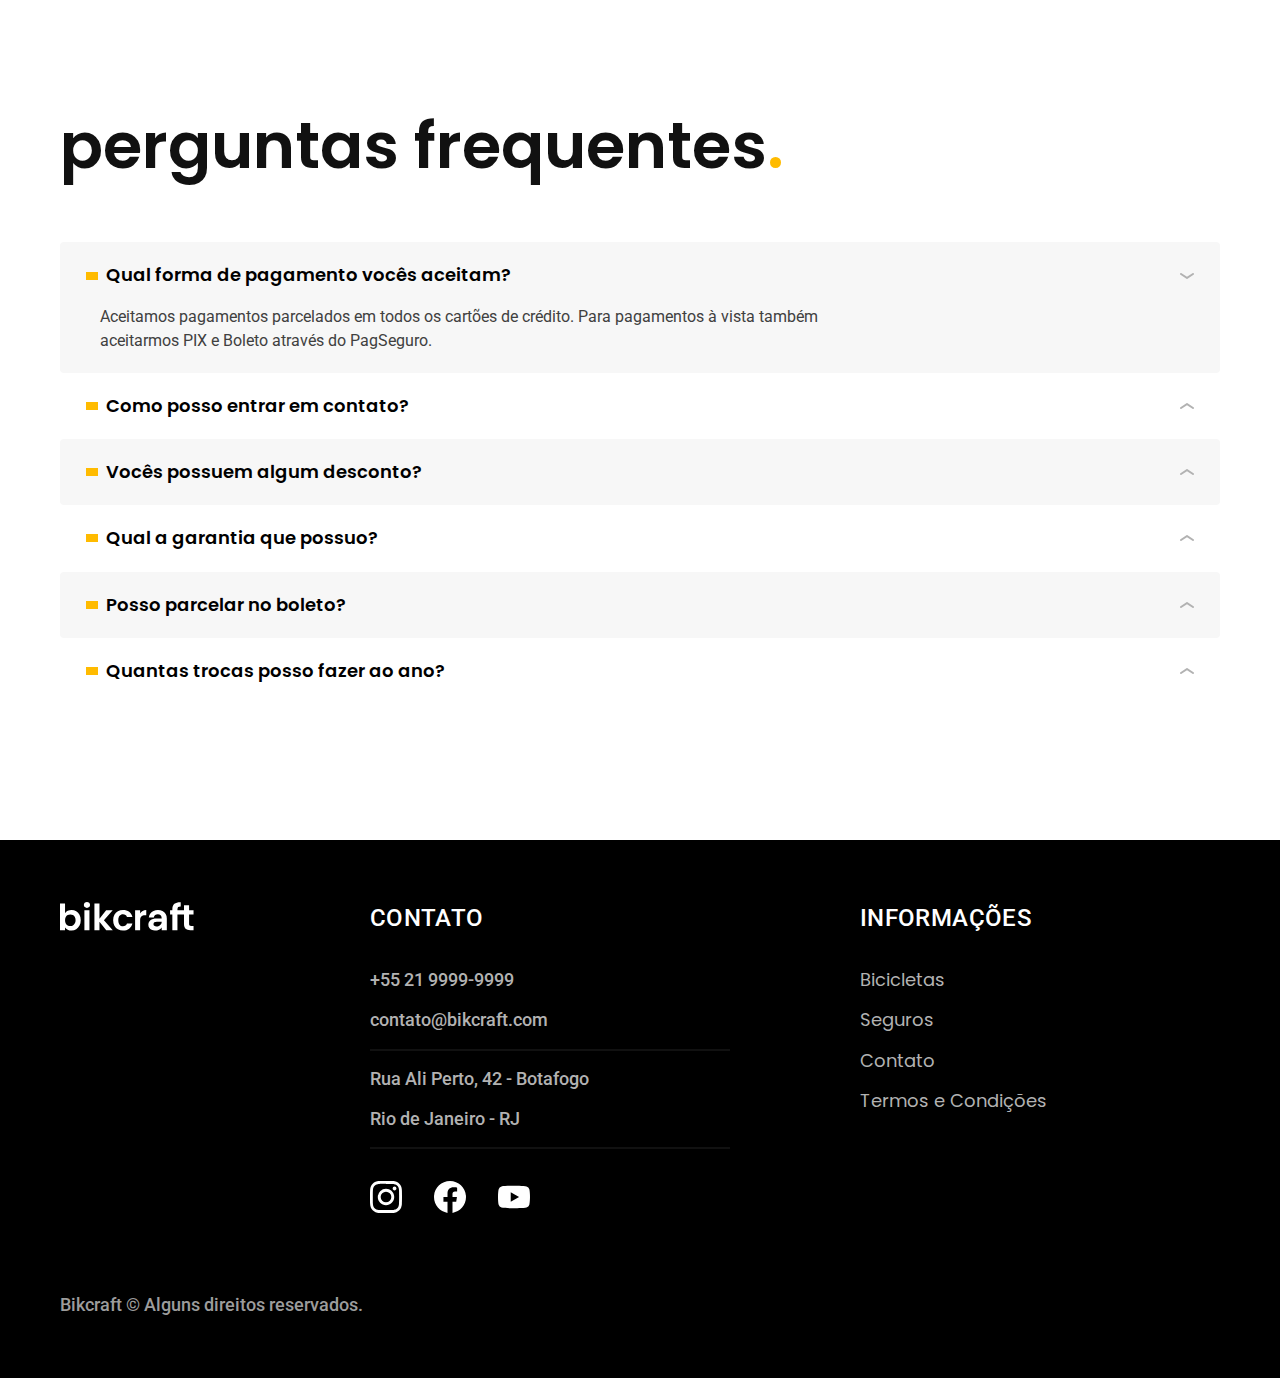
<file: seguros.html>
<!DOCTYPE html>
<html lang="pt-br">

<head>
  <meta charset="UTF-8">
  <meta name="viewport" content="width=device-width, initial-scale=1.0">

  <title>Seguros | Bikcraft</title>
  <meta name="description" content="Seguros.">

   <link rel="icon" href="./favicon.svg" type="image/svg+xml">
  <link rel="preload" href="./css/style.min.css" as="style">
  <link rel="stylesheet" href="./css/style.min.css">
    <script>document.documentElement.classList.add('js');</script>

  <link rel="preconnect" href="https://fonts.googleapis.com">
  <link rel="preconnect" href="https://fonts.gstatic.com" crossorigin>
  <link href="https://fonts.googleapis.com/css2?family=Poppins:wght@400;600&family=Roboto:wght@400;500&display=swap" rel="stylesheet">
</head>

<body id="seguros">
  <header class="header-bg">
    <div class="header container">
      <a href="./">
        <img src="./img/bikcraft.svg" alt="Bikcraft">
      </a>

      <nav aria-label="primaria">
        <ul class="header-menu font-1-m cor-0">
          <li><a href="./bicicletas.html">Bicicletas</a></li>
          <li><a href="./seguros.html">Seguros</a></li>
          <li><a href="./contato.html">Contato</a></li>
        </ul>
      </nav>
    </div>
  </header>

  <main class="seguros-bg">
    <div class="titulo-bg">
      <div class="titulo container">
        <p class="font-2-l-b cor-5">Escolha o seguro</p>
        <h1 class="font-1-xxl cor-0">você seguro<span class="cor-p1">.</span></h1>
      </div>
    </div>

    <div class="seguros container">

      <div class="seguros-item fadeInLeft" data-anime="200">
        <h3 class="font-1-xl cor-6">PRATA</h3>
        <span class="font-1-xl cor-0">R$ 199 <span class="font-1-xs cor-6">mensal</span></span>
        <ul class="font-2-m cor-0">
          <li>Duas trocas por ano</li>
          <li>Assistência técnica</li>
          <li>Suporte 08h às 18h</li>
          <li>Cobertura estadual</li>
        </ul>
        <a class="botao secundario" href="./orcamento.html?tipo=seguro&produto=prata">Inscreva-se</a>
      </div>

      <div class="seguros-item fadeInRight" data-anime="400">
        <h3 class="font-1-xl cor-p1">OURO</h3>
        <span class="font-1-xl cor-0">R$ 299 <span class="font-1-xs cor-6">mensal</span></span>
        <ul class="font-2-m cor-0">
          <li>Cinco trocas por ano</li>
          <li>Assistência especial</li>
          <li>Suporte 24h</li>
          <li>Cobertura nacional</li>
          <li>Desconto em parceiros</li>
          <li>Acesso ao Clube Bikcraft</li>
        </ul>
        <a class="botao" href="./orcamento.html?tipo=seguro&produto=ouro">Inscreva-se</a>
      </div>
    </div>
  </main>

  <article class="vantagens-bg">
    <div class="vantagens container">
      <h2 class="font-1-xxl cor-0">vantagens<span class="cor-p1">.</span></h2>
      <ul>
        <li>
          <img src="./img/icones/eletrica.svg" alt="">
          <h3 class="font-1-l cor-0">Reparo Elétrico</h3>
          <p class="font-2-s cor-5">Garantimos o reparo completo do seu motor em caso de falhas. Sabemos que falhas são raras, mas estamos aqui para caso ocorra.</p>
        </li>
        <li>
          <img src="./img/icones/carbono.svg" alt="">
          <h3 class="font-1-l cor-0">Carbono</h3>
          <p class="font-2-s cor-5">Nossos quadros são feitos para durar para sempre. Mas caso algo ocorra, ficamos felizes em reparar.</p>
        </li>
        <li>
          <img src="./img/icones/sustentavel.svg" alt="">
          <h3 class="font-1-l cor-0">Sustentável</h3>
          <p class="font-2-s cor-5">Trabalhamos com a filosofia de desperdício zero. Qualquer parte defeituosa é reciclada e reutilizada em outro projeto.</p>
        </li>
        <li>
          <img src="./img/icones/rastreador.svg" alt="">
          <h3 class="font-1-l cor-0">Rastreador</h3>
          <p class="font-2-s cor-5">Utilizamos o GPS da sua Bikcraft em conjunto com especialistas em segurança para efetuarmos a recuperação.</p>
        </li>
        <li>
          <img src="./img/icones/seguro.svg" alt="">
          <h3 class="font-1-l cor-0">Segurança</h3>
          <p class="font-2-s cor-5">Com o seguro Bikcraft você pode ficar tranquilo em saber que o seu dinheiro não será perdido em casos de roubo.</p>
        </li>
        <li>
          <img src="./img/icones/velocidade.svg" alt="">
          <h3 class="font-1-l cor-0">Rapidez</h3>
          <p class="font-2-s cor-5">A sua Bikcraft ficará pronta para uso no mesmo dia, caso você traga ela para ser reparada em uma das filiais.</p>
        </li>
      </ul>
    </div>
  </article>

  <article class="perguntas container">
    <h2 class="font-1-xxl">perguntas frequentes<span class="cor-p1">.</span></h2>

    <dl>
      <div>
        <dt><button class="font-1-m-b" aria-controls="pergunta1" aria-expanded="true">Qual forma de pagamento vocês aceitam?</button></dt>
        <dd id="pergunta1" class="font-2-s cor-9 ativa">Aceitamos pagamentos parcelados em todos os cartões de crédito. Para pagamentos à vista também aceitarmos PIX e Boleto através do PagSeguro.</dd>
      </div>
      <div>
        <dt class="font-1-m-b"><button class="font-1-m-b" aria-controls="pergunta2" aria-expanded="false">Como posso entrar em contato?</button></dt>
        <dd id="pergunta2" class="font-2-s cor-9">Aceitamos pagamentos parcelados em todos os cartões de crédito. Para pagamentos à vista também aceitarmos PIX e Boleto através do PagSeguro.</dd>
      </div>
      <div>
        <dt class="font-1-m-b"><button class="font-1-m-b" aria-controls="pergunta3" aria-expanded="false">Vocês possuem algum desconto?</button></dt>
        <dd id="pergunta3" class="font-2-s cor-9">Aceitamos pagamentos parcelados em todos os cartões de crédito. Para pagamentos à vista também aceitarmos PIX e Boleto através do PagSeguro.</dd>
      </div>
      <div>
        <dt class="font-1-m-b"><button class="font-1-m-b" aria-controls="pergunta4" aria-expanded="false">Qual a garantia que possuo?</button></dt>
        <dd id="pergunta4" class="font-2-s cor-9">Aceitamos pagamentos parcelados em todos os cartões de crédito. Para pagamentos à vista também aceitarmos PIX e Boleto através do PagSeguro.</dd>
      </div>
      <div>
        <dt class="font-1-m-b"><button class="font-1-m-b" aria-controls="pergunta5" aria-expanded="false">Posso parcelar no boleto?</button></dt>
        <dd id="pergunta5" class="font-2-s cor-9">Aceitamos pagamentos parcelados em todos os cartões de crédito. Para pagamentos à vista também aceitarmos PIX e Boleto através do PagSeguro.</dd>
      </div>
      <div>
        <dt class="font-1-m-b"><button class="font-1-m-b" aria-controls="pergunta6" aria-expanded="false">Quantas trocas posso fazer ao ano?</button></dt>
        <dd id="pergunta6" class="font-2-s cor-9">Aceitamos pagamentos parcelados em todos os cartões de crédito. Para pagamentos à vista também aceitarmos PIX e Boleto através do PagSeguro.</dd>
      </div>
    </dl>
  </article>

  <footer class="footer-bg">
    <div class="footer container">
      <img src="./img/bikcraft.svg" alt="Bikcraft">
      <div class="footer-contato">
        <h3 class="font-2-l-b cor-0">Contato</h3>
        <ul class="font-2-m cor-5">
          <li><a href="tel:+552199999999">+55 21 9999-9999</a></li>
          <li><a href="mailto:contato@bikcraft.com">contato@bikcraft.com</a></li>
          <li>Rua Ali Perto, 42 - Botafogo</li>
          <li>Rio de Janeiro - RJ</li>
        </ul>
        <div class="footer-redes">
          <a href="./">
            <img src="./img/redes/instagram.svg" alt="Instagram">
          </a>
          <a href="./">
            <img src="./img/redes/facebook.svg" alt="Facebook">
          </a>
          <a href="./">
            <img src="./img/redes/youtube.svg" alt="Youtube">
          </a>
        </div>
      </div>
      <div class="footer-informacoes">
        <h3 class="font-2-l-b cor-0">Informações</h3>
        <nav>
          <ul class="font-1-m cor-5">
            <li><a href="./bicicletas.html">Bicicletas</a></li>
            <li><a href="./seguros.html">Seguros</a></li>
            <li><a href="./contato.html">Contato</a></li>
            <li><a href="./termos.html">Termos e Condições</a></li>
          </ul>
        </nav>
      </div>
      <p class="footer-copy font-2-m cor-6">Bikcraft © Alguns direitos reservados.</p>
    </div>
  </footer>
  <script src="./js/plugins/simple-anime.js"></script>
  <script src="./js/script.js"></script>
</body>

</html>
</file>
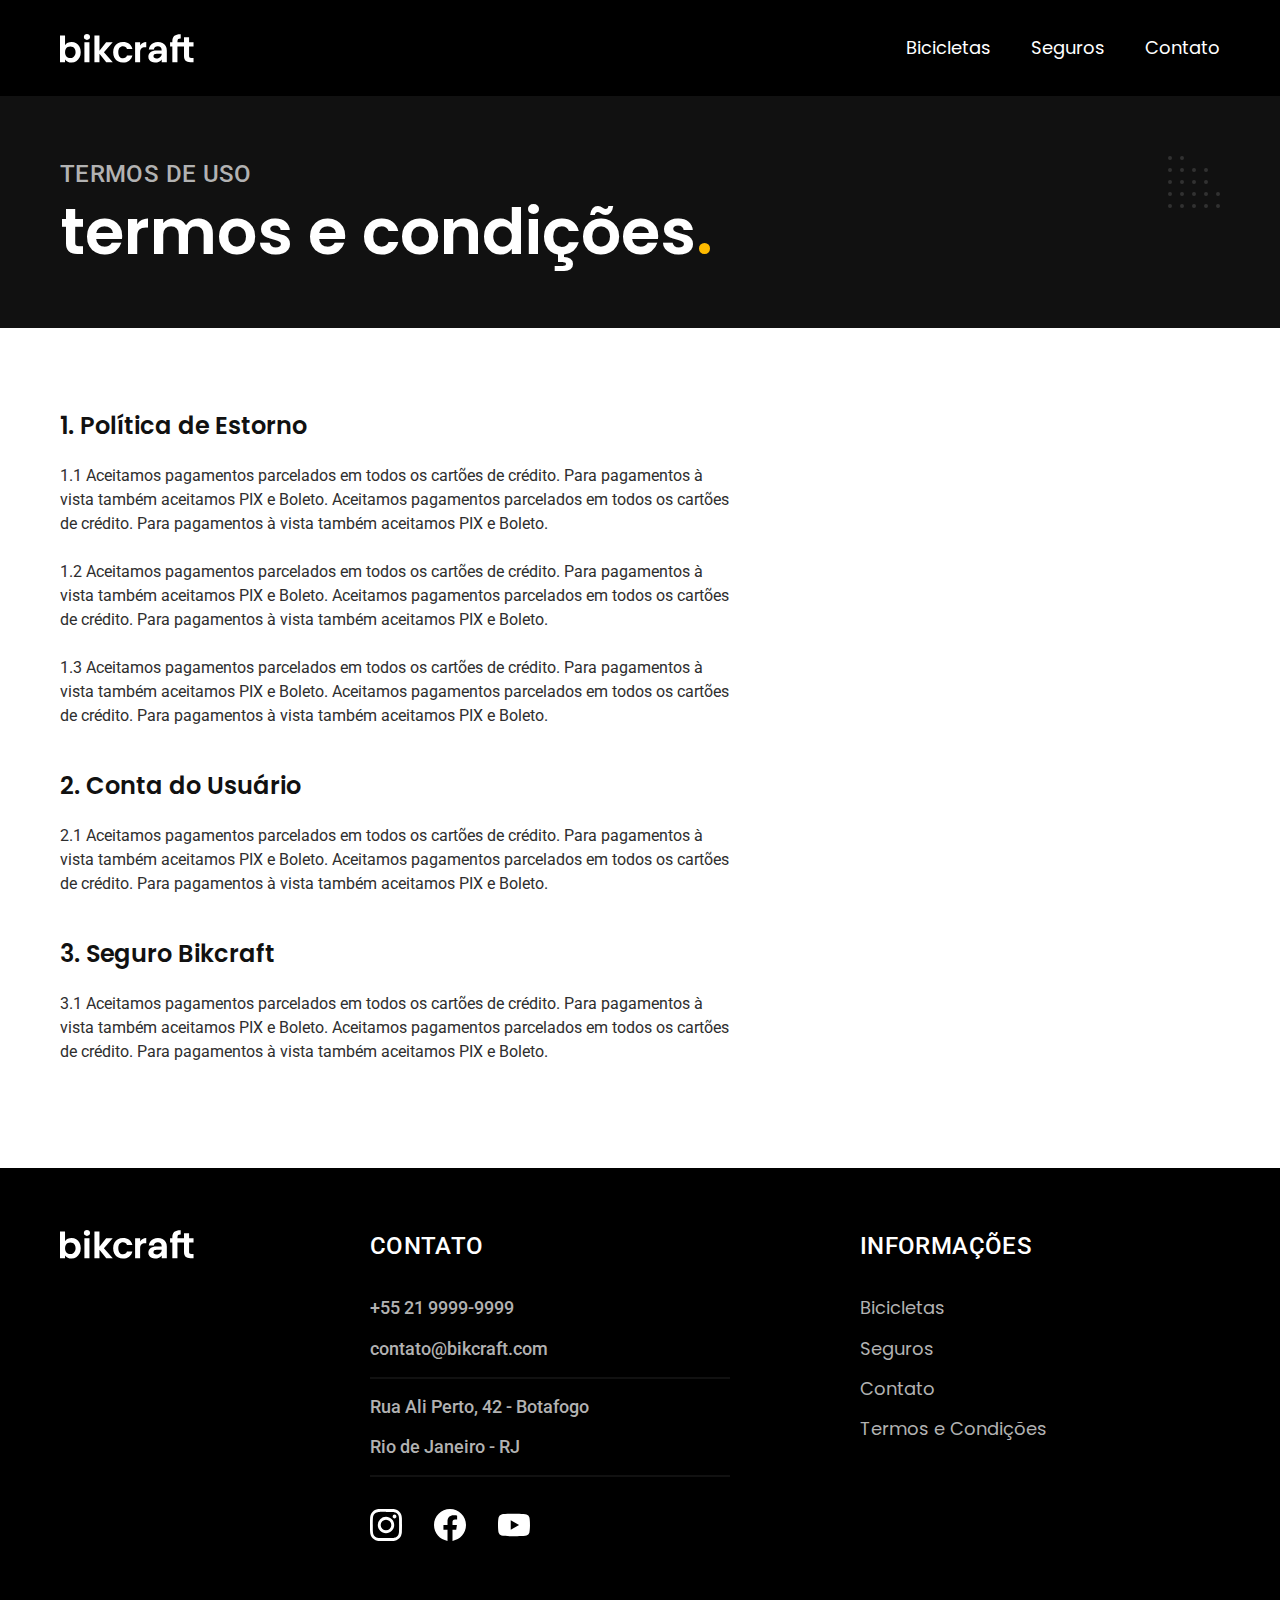
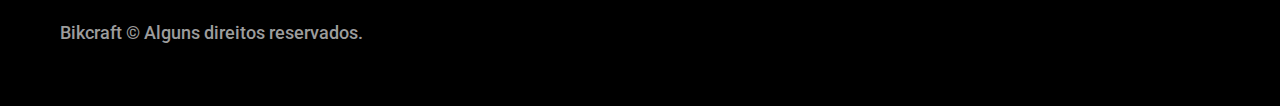
<file: termos.html>
<!DOCTYPE html>
<html lang="pt-br">

<head>
  <meta charset="UTF-8">
  <meta name="viewport" content="width=device-width, initial-scale=1.0">

  <title>Termos e Condições | Bikcraft</title>
  <meta name="description" content="Termos e condições.">

   <link rel="icon" href="./favicon.svg" type="image/svg+xml">
  <link rel="preload" href="./css/style.min.css" as="style">
  <link rel="stylesheet" href="./css/style.min.css">
    <script>document.documentElement.classList.add('js');</script>

  <link rel="preconnect" href="https://fonts.googleapis.com">
  <link rel="preconnect" href="https://fonts.gstatic.com" crossorigin>
  <link href="https://fonts.googleapis.com/css2?family=Poppins:wght@400;600&family=Roboto:wght@400;500&display=swap" rel="stylesheet">
</head>

<body id="termos">
  <header class="header-bg">
    <div class="header container">
      <a href="./">
        <img src="./img/bikcraft.svg" alt="Bikcraft">
      </a>

      <nav aria-label="primaria">
        <ul class="header-menu font-1-m cor-0">
          <li><a href="./bicicletas.html">Bicicletas</a></li>
          <li><a href="./seguros.html">Seguros</a></li>
          <li><a href="./contato.html">Contato</a></li>
        </ul>
      </nav>
    </div>
  </header>

  <main>
    <div class="titulo-bg">
      <div class="titulo container">
        <p class="font-2-l-b cor-5">Termos de uso</p>
        <h1 class="font-1-xxl cor-0">termos e condições<span class="cor-p1">.</span></h1>
      </div>
    </div>

    <div class="termos font-2-s cor-10 container">
      <h2 class="font-1-l cor-11">1. Política de Estorno</h2>
      <p>1.1 Aceitamos pagamentos parcelados em todos os cartões de crédito. Para pagamentos à vista também aceitamos PIX e Boleto. Aceitamos pagamentos parcelados em todos os cartões de crédito. Para pagamentos à vista também aceitamos PIX e Boleto.</p>
      <p>1.2 Aceitamos pagamentos parcelados em todos os cartões de crédito. Para pagamentos à vista também aceitamos PIX e Boleto. Aceitamos pagamentos parcelados em todos os cartões de crédito. Para pagamentos à vista também aceitamos PIX e Boleto.</p>
      <p>1.3 Aceitamos pagamentos parcelados em todos os cartões de crédito. Para pagamentos à vista também aceitamos PIX e Boleto. Aceitamos pagamentos parcelados em todos os cartões de crédito. Para pagamentos à vista também aceitamos PIX e Boleto.</p>
      <h2 class="font-1-l cor-11">2. Conta do Usuário</h2>
      <p>2.1 Aceitamos pagamentos parcelados em todos os cartões de crédito. Para pagamentos à vista também aceitamos PIX e Boleto. Aceitamos pagamentos parcelados em todos os cartões de crédito. Para pagamentos à vista também aceitamos PIX e Boleto.</p>
      <h2 class="font-1-l cor-11">3. Seguro Bikcraft</h2>
      <p>3.1 Aceitamos pagamentos parcelados em todos os cartões de crédito. Para pagamentos à vista também aceitamos PIX e Boleto. Aceitamos pagamentos parcelados em todos os cartões de crédito. Para pagamentos à vista também aceitamos PIX e Boleto.</p>
    </div>
  </main>

  <footer class="footer-bg">
    <div class="footer container">
      <img src="./img/bikcraft.svg" alt="Bikcraft">
      <div class="footer-contato">
        <h3 class="font-2-l-b cor-0">Contato</h3>
        <ul class="font-2-m cor-5">
          <li><a href="tel:+552199999999">+55 21 9999-9999</a></li>
          <li><a href="mailto:contato@bikcraft.com">contato@bikcraft.com</a></li>
          <li>Rua Ali Perto, 42 - Botafogo</li>
          <li>Rio de Janeiro - RJ</li>
        </ul>
        <div class="footer-redes">
          <a href="./">
            <img src="./img/redes/instagram.svg" alt="Instagram">
          </a>
          <a href="./">
            <img src="./img/redes/facebook.svg" alt="Facebook">
          </a>
          <a href="./">
            <img src="./img/redes/youtube.svg" alt="Youtube">
          </a>
        </div>
      </div>
      <div class="footer-informacoes">
        <h3 class="font-2-l-b cor-0">Informações</h3>
        <nav>
          <ul class="font-1-m cor-5">
            <li><a href="./bicicletas.html">Bicicletas</a></li>
            <li><a href="./seguros.html">Seguros</a></li>
            <li><a href="./contato.html">Contato</a></li>
            <li><a href="./termos.html">Termos e Condições</a></li>
          </ul>
        </nav>
      </div>
      <p class="footer-copy font-2-m cor-6">Bikcraft © Alguns direitos reservados.</p>
    </div>
  </footer>
  <script src="./js/script.js"></script>
</body>

</html>
</file>
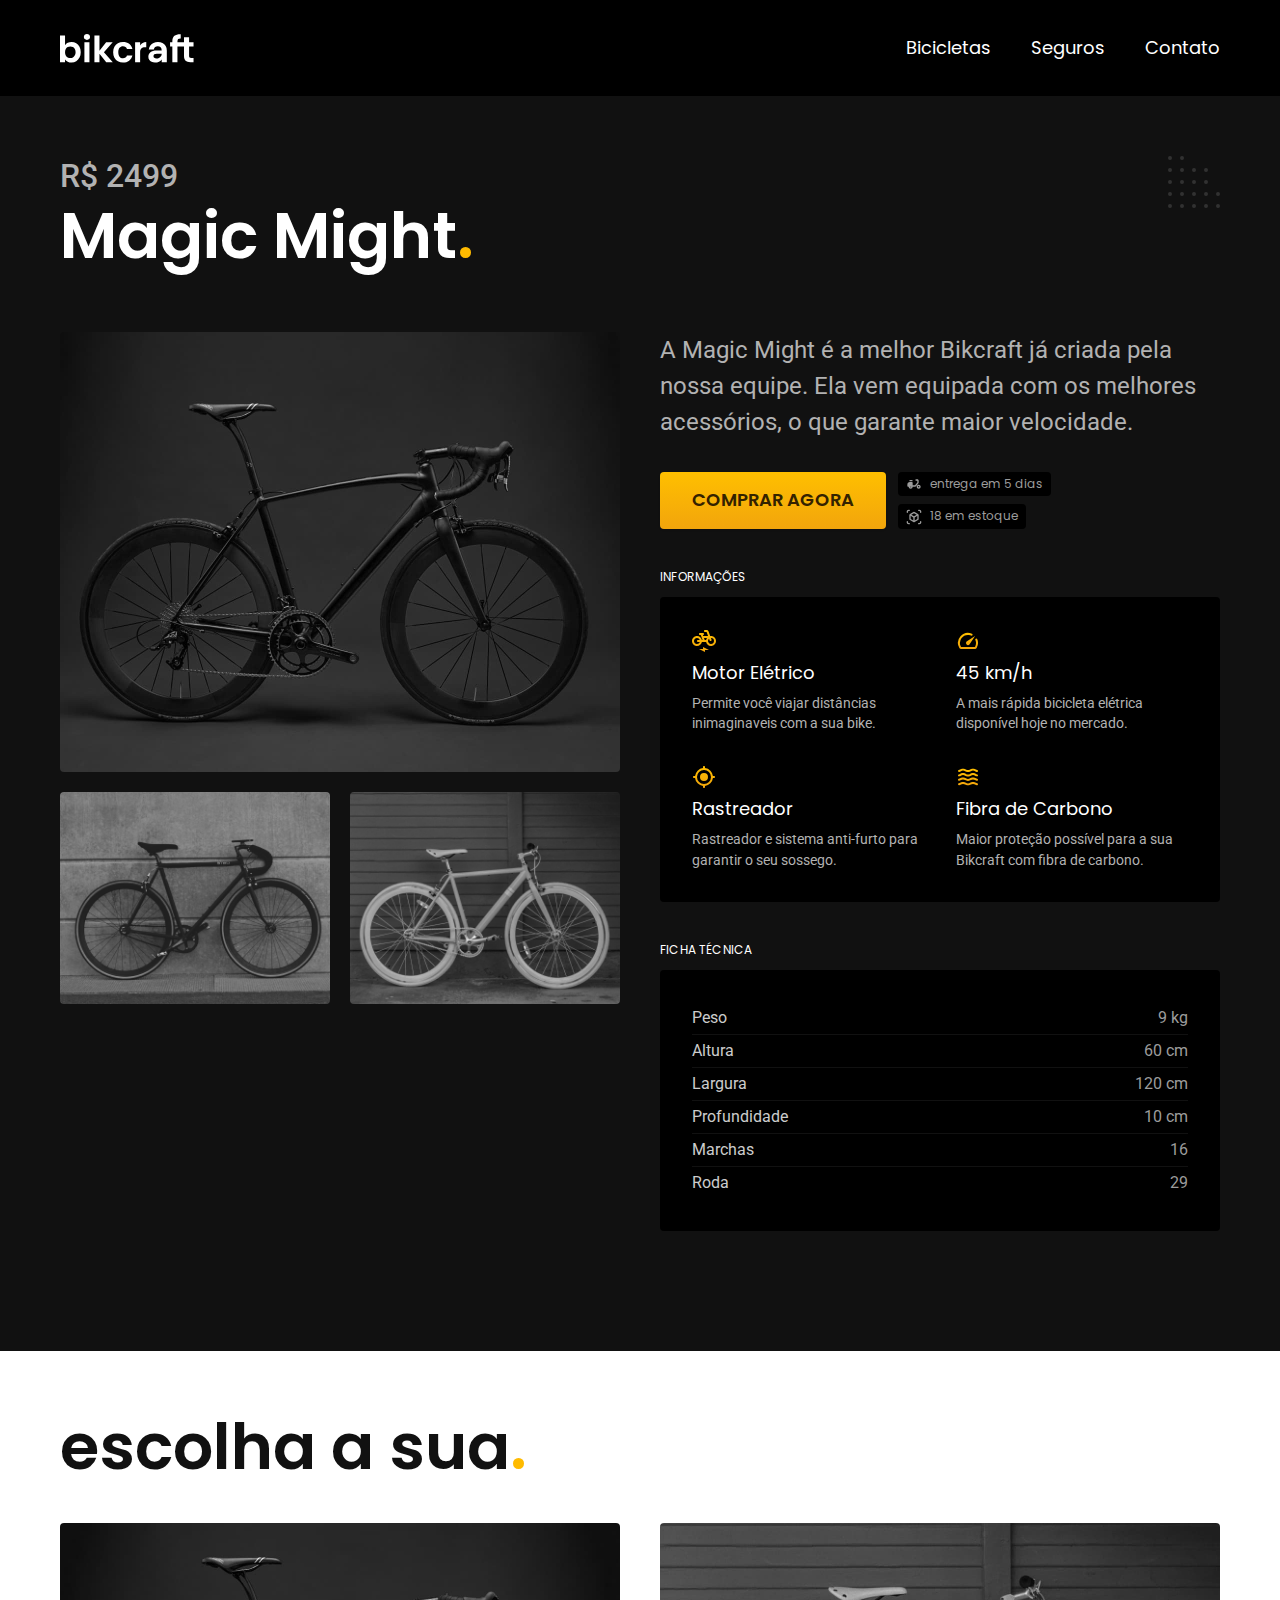
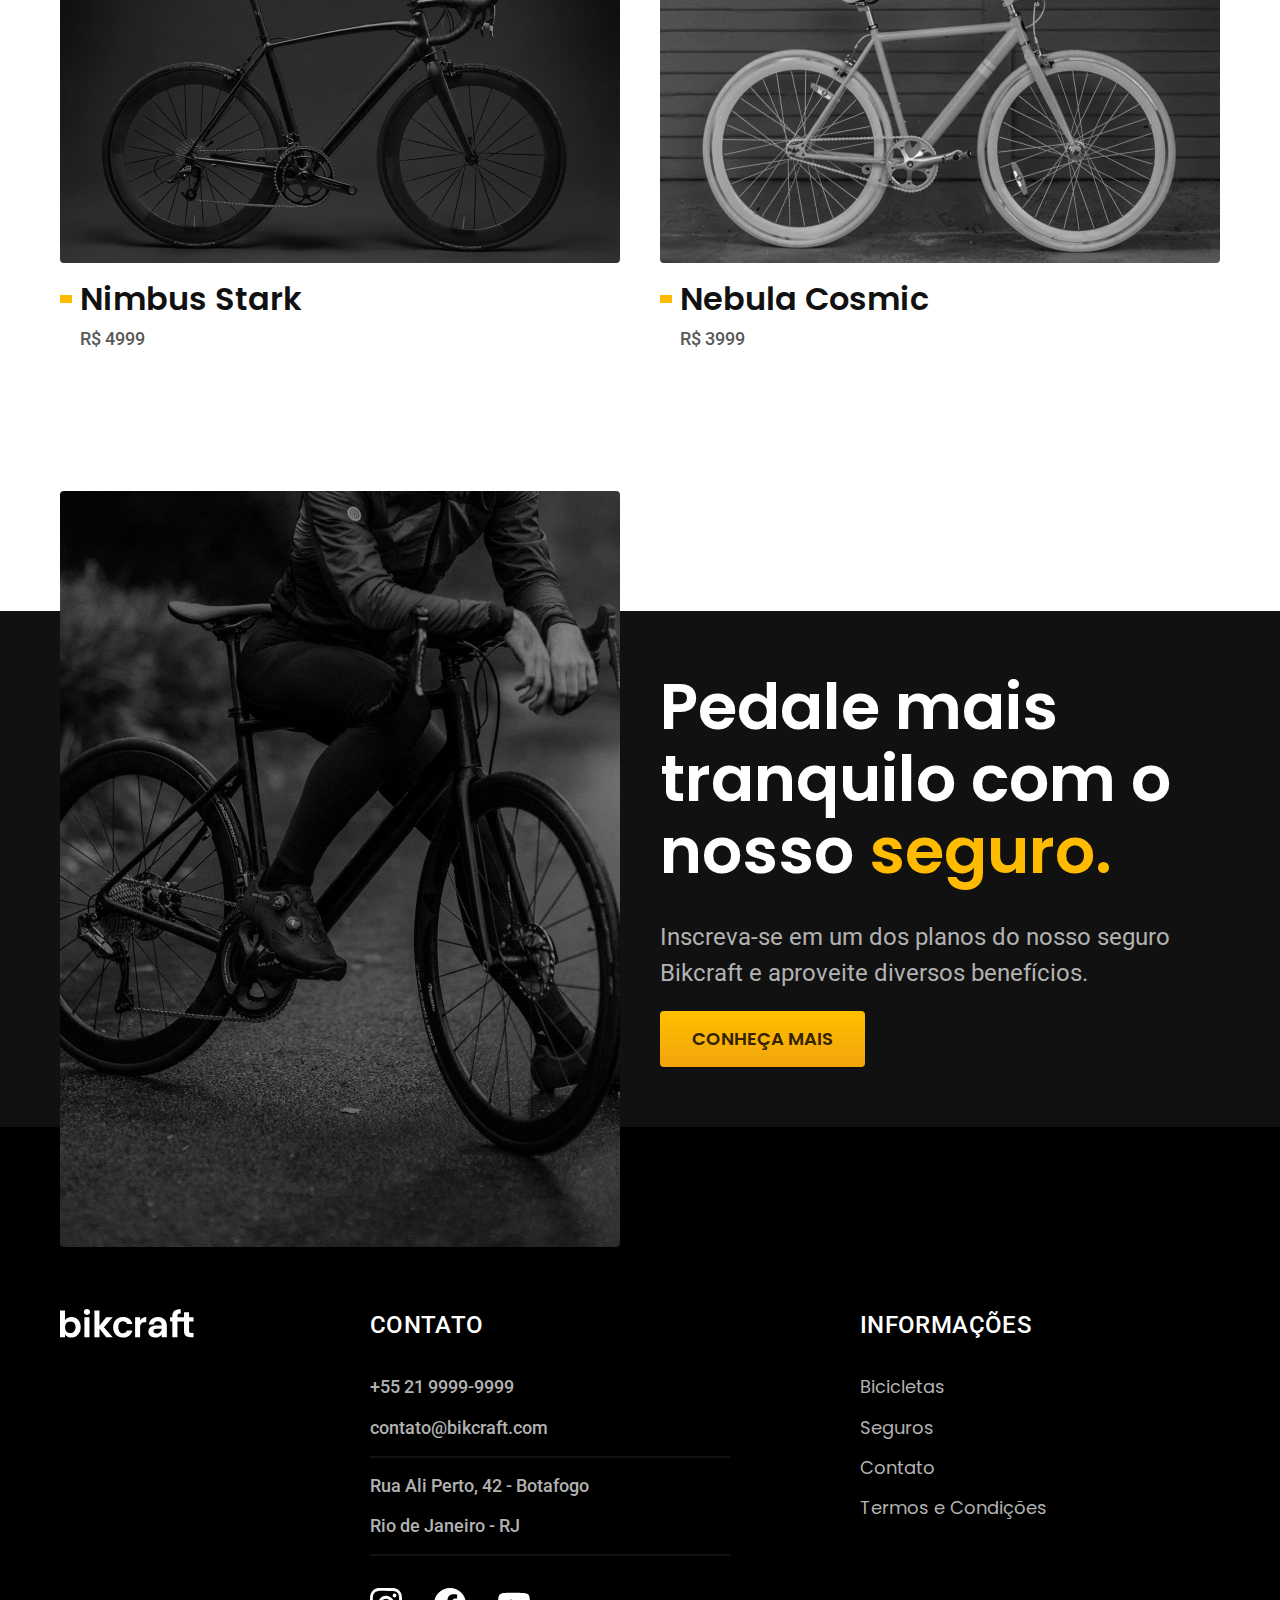
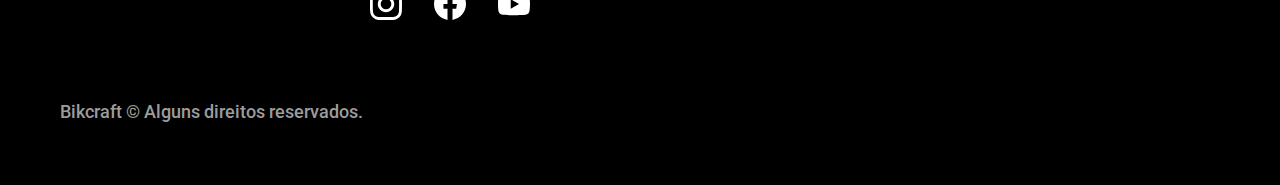
<file: bicicletas/magic.html>
<!DOCTYPE html>
<html lang="pt-br">

<head>
  <meta charset="UTF-8">
  <meta name="viewport" content="width=device-width, initial-scale=1.0">

  <title>Magic | Bikcraft</title>
  <meta name="description" content="Magic.">

  <link rel="icon" href="../favicon.svg" type="image/svg+xml">
  <link rel="preload" href="../css/style.min.css" as="style">
  <link rel="stylesheet" href="../css/style.min.css">
  <script>document.documentElement.classList.add('js');</script>

  <link rel="preconnect" href="https://fonts.googleapis.com">
  <link rel="preconnect" href="https://fonts.gstatic.com" crossorigin>
  <link href="https://fonts.googleapis.com/css2?family=Poppins:wght@400;600&family=Roboto:wght@400;500&display=swap" rel="stylesheet">
</head>

<body id="bicicleta">
  <header class="header-bg">
    <div class="header container">
      <a href="../">
        <img src="../img/bikcraft.svg" alt="Bikcraft">
      </a>

      <nav aria-label="primaria">
        <ul class="header-menu font-1-m cor-0">
          <li><a href="../bicicletas.html">Bicicletas</a></li>
          <li><a href="../seguros.html">Seguros</a></li>
          <li><a href="../contato.html">Contato</a></li>
        </ul>
      </nav>
    </div>
  </header>

  <main class="titulo-bg">
    <div>
      <div class="titulo container">
        <p class="font-2-xl cor-5">R$ 2499</p>
        <h1 class="font-1-xxl cor-0">Magic Might<span class="cor-p1">.</span></h1>
      </div>
    </div>
    <div class="bicicleta container">
      <div class="bicicleta-imagens">
        <img src="../img/bicicleta/nimbus1.jpg" alt="Bicicleta1">
        <img src="../img/bicicleta/nimbus2.jpg" alt="Bicicleta2">
        <img src="../img/bicicleta/nimbus3.jpg" alt="Bicicleta3">
      </div>
      <div class="bicicleta-conteudo">
        <p class="font-2-l cor-5">A Magic Might é a melhor Bikcraft já criada pela nossa equipe. Ela vem equipada com os melhores acessórios, o que garante maior velocidade.</p>
        <div class="bicicleta-comprar">
          <a class="botao" href="../orcamento.html?tipo=bikcraft&produto=magic">Comprar Agora</a>
          <span class="font-1-xs cor-6"><img src="../img/icones/entrega.svg" alt=""> entrega em 5 dias</span>
          <span class="font-1-xs cor-6"><img src="../img/icones/estoque.svg" alt=""> 18 em estoque</span>
        </div>

        <h2 class="font-1-xs cor-0">Informações</h2>
        <ul class="bicicleta-informacoes">
          <li>
            <img src="../img/icones/eletrica.svg" alt="">
            <h3 class="font-1-m cor-0">Motor Elétrico</h3>
            <p class="font-2-xs cor-5">Permite você viajar distâncias inimaginaveis com a sua bike.</p>
          </li>
          <li>
            <img src="../img/icones/velocidade.svg" alt="">
            <h3 class="font-1-m cor-0">45 km/h</h3>
            <p class="font-2-xs cor-5">A mais rápida bicicleta elétrica disponível hoje no mercado.</p>
          </li>
          <li>
            <img src="../img/icones/rastreador.svg" alt="">
            <h3 class="font-1-m cor-0">Rastreador</h3>
            <p class="font-2-xs cor-5">Rastreador e sistema anti-furto para garantir o seu sossego.</p>
          </li>
          <li>
            <img src="../img/icones/carbono.svg" alt="">
            <h3 class="font-1-m cor-0">Fibra de Carbono</h3>
            <p class="font-2-xs cor-5">Maior proteção possível para a sua Bikcraft com fibra de carbono.</p>
          </li>
        </ul>
        <h2 class="font-1-xs cor-0">Ficha Técnica</h2>
        <ul class="bicicleta-ficha font-2-s cor-4">
          <li>Peso <span>9 kg</span></li>
          <li>Altura <span>60 cm</span></li>
          <li>Largura <span>120 cm</span></li>
          <li>Profundidade <span>10 cm</span></li>
          <li>Marchas <span>16</span></li>
          <li>Roda <span>29</span></li>
        </ul>
      </div>
    </div>
  </main>

  <article class="bicicletas-lista container">
    <h2 class="font-1-xxl">escolha a sua<span class="cor-p1">.</span></h2>

    <ul>
      <li>
        <a href="./nimbus.html">
          <img src="../img/bicicletas/nimbus.jpg" alt="Bicicleta preta">
          <h3 class="font-1-xl">Nimbus Stark</h3>
          <span class="font-2-m cor-8">R$ 4999</span>
        </a>
      </li>
      <li>
        <a href="./nebula.html">
          <img src="../img/bicicletas/nebula.jpg" alt="Bicicleta preta">
          <h3 class="font-1-xl">Nebula Cosmic</h3>
          <span class="font-2-m cor-8">R$ 3999</span>
        </a>
      </li>
    </ul>
  </article>

  <article class="seguro-bg">
    <div class="seguro container">
      <div class="seguro-imagem">
        <img src="../img/fotos/seguros.jpg" alt="Pessoa parada em cima de uma bicicleta.">
      </div>
      <div class="seguro-conteudo">
        <h2 class="font-1-xxl cor-0">Pedale mais tranquilo com o nosso <span class="cor-p1">seguro.</span></h2>
        <p class="font-2-l cor-5">Inscreva-se em um dos planos do nosso seguro Bikcraft e aproveite diversos benefícios.</p>
        <a class="botao" href="../seguros.html">Conheça Mais</a>
      </div>
    </div>
  </article>

  <footer class="footer-bg">
    <div class="footer container">
      <img src="../img/bikcraft.svg" alt="Bikcraft">
      <div class="footer-contato">
        <h3 class="font-2-l-b cor-0">Contato</h3>
        <ul class="font-2-m cor-5">
          <li><a href="tel:+552199999999">+55 21 9999-9999</a></li>
          <li><a href="mailto:contato@bikcraft.com">contato@bikcraft.com</a></li>
          <li>Rua Ali Perto, 42 - Botafogo</li>
          <li>Rio de Janeiro - RJ</li>
        </ul>
        <div class="footer-redes">
          <a href="../">
            <img src="../img/redes/instagram.svg" alt="Instagram">
          </a>
          <a href="../">
            <img src="../img/redes/facebook.svg" alt="Facebook">
          </a>
          <a href="../">
            <img src="../img/redes/youtube.svg" alt="Youtube">
          </a>
        </div>
      </div>
      <div class="footer-informacoes">
        <h3 class="font-2-l-b cor-0">Informações</h3>
        <nav>
          <ul class="font-1-m cor-5">
            <li><a href="../bicicletas.html">Bicicletas</a></li>
            <li><a href="../seguros.html">Seguros</a></li>
            <li><a href="../contato.html">Contato</a></li>
            <li><a href="../termos.html">Termos e Condições</a></li>
          </ul>
        </nav>
      </div>
      <p class="footer-copy font-2-m cor-6">Bikcraft © Alguns direitos reservados.</p>
    </div>
  </footer>
  <script src="../js/script.js"></script>
</body>

</html>
</file>
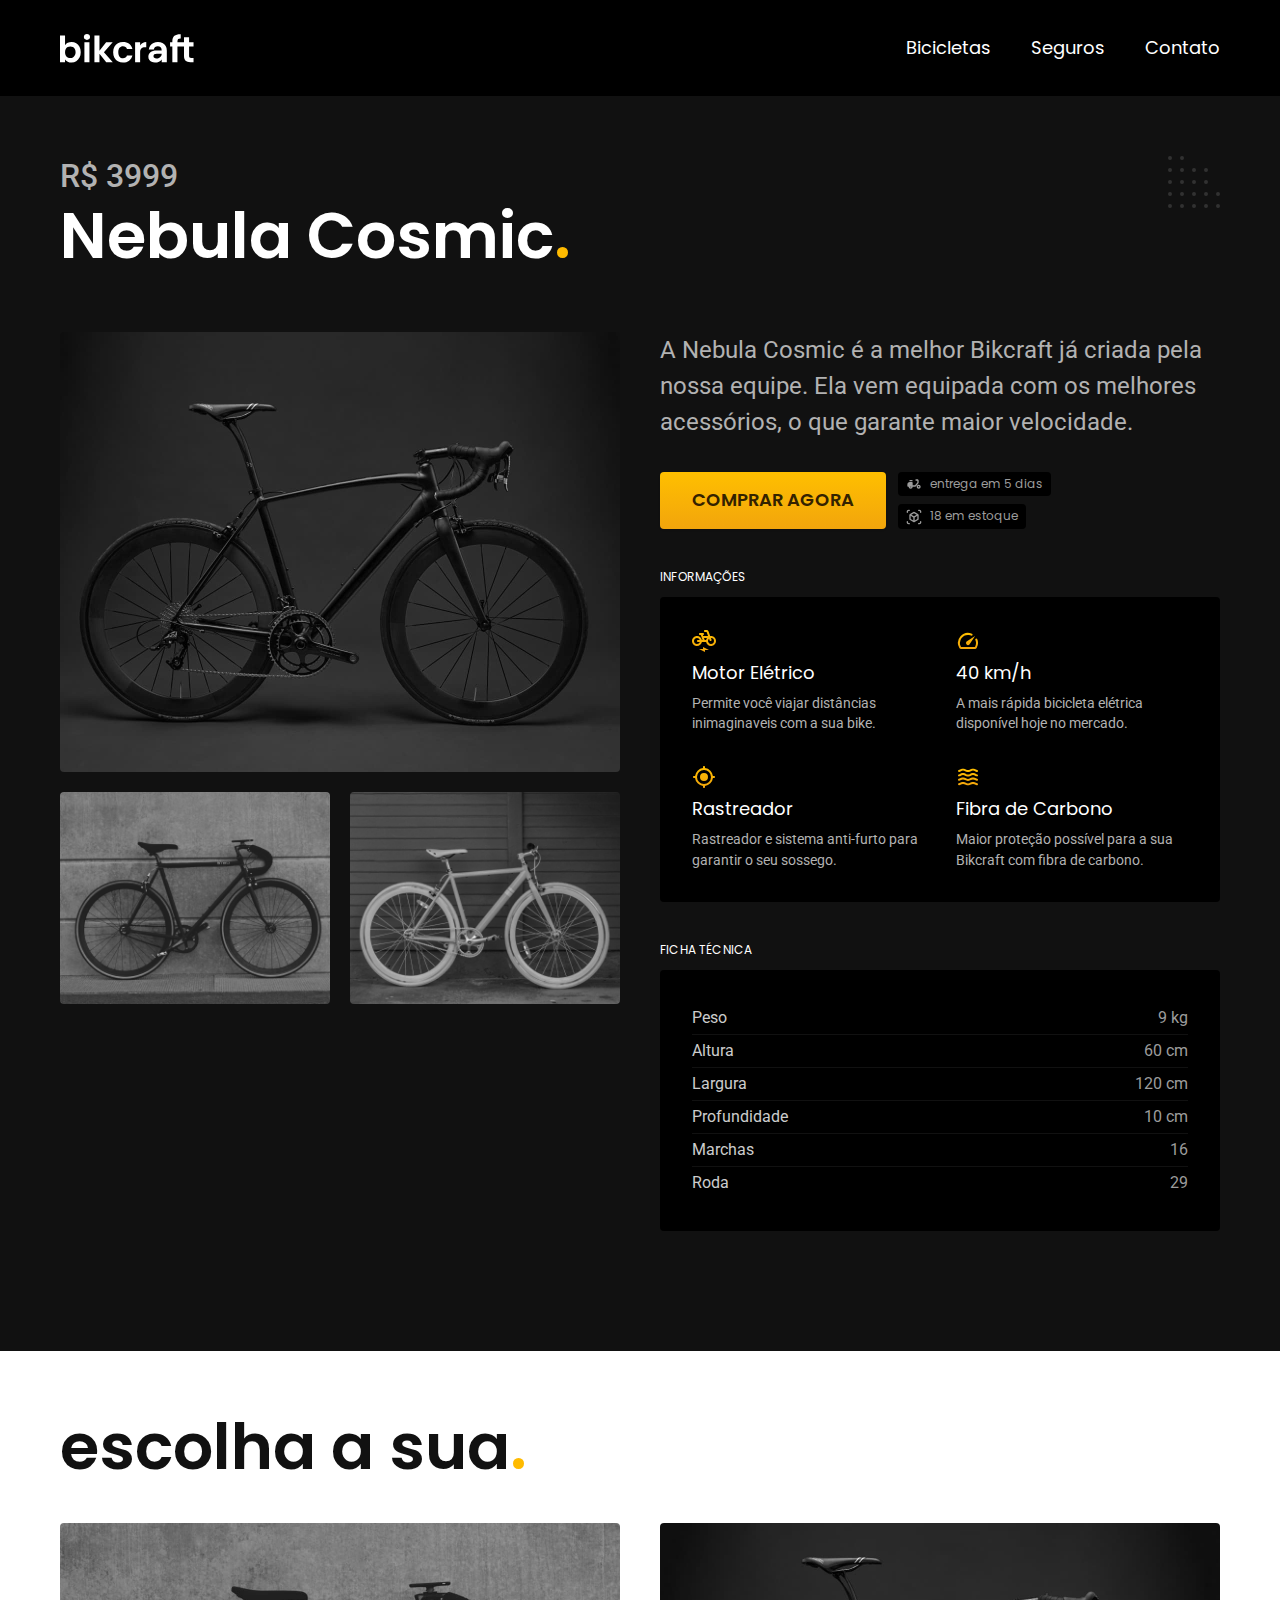
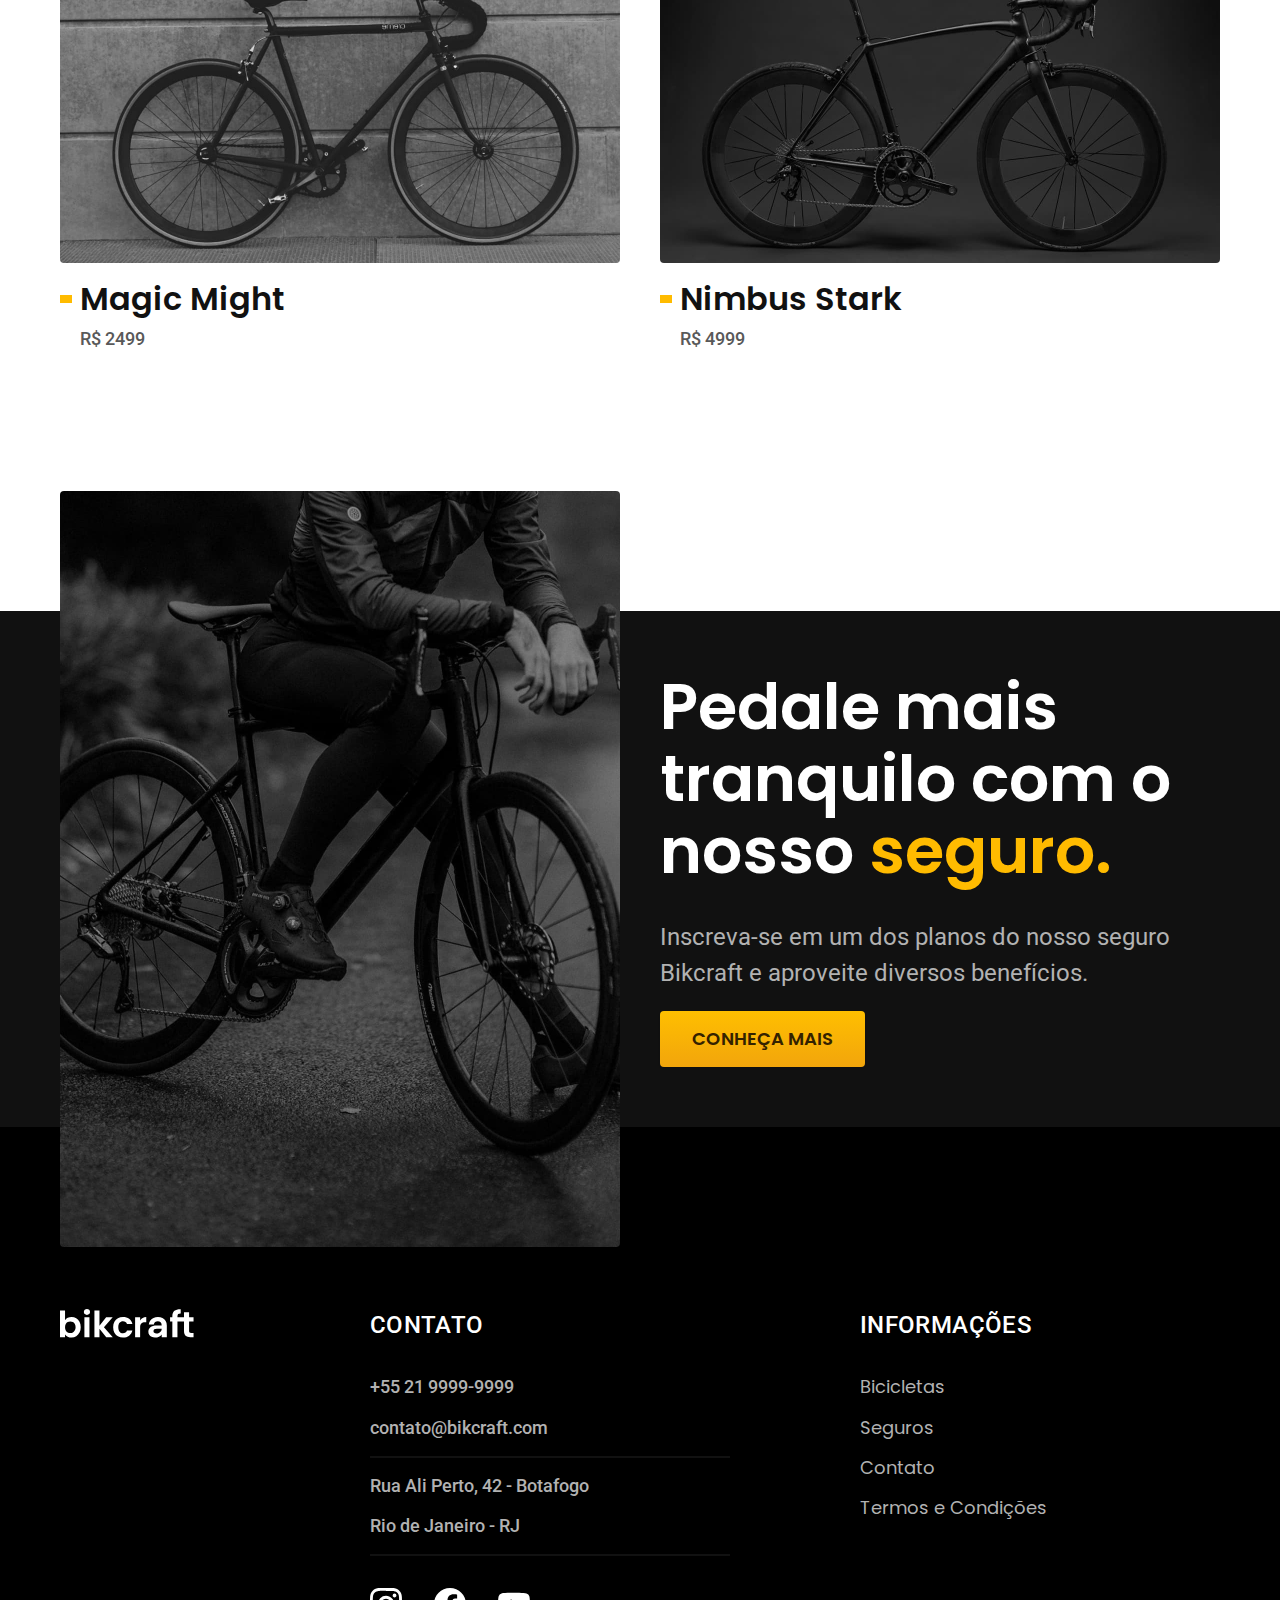
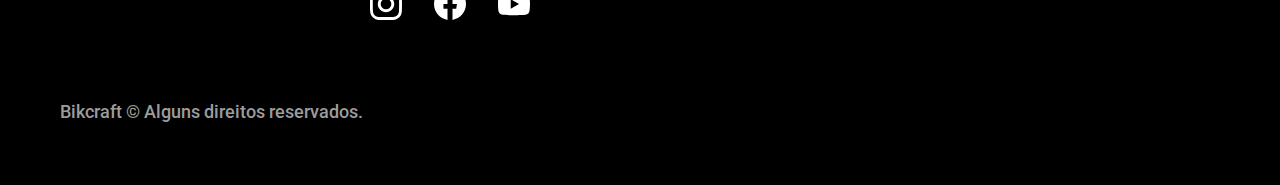
<file: bicicletas/nebula.html>
<!DOCTYPE html>
<html lang="pt-br">

<head>
  <meta charset="UTF-8">
  <meta name="viewport" content="width=device-width, initial-scale=1.0">

  <title>Nebula | Bikcraft</title>
  <meta name="description" content="Nebula.">

  <link rel="icon" href="../favicon.svg" type="image/svg+xml">
  <link rel="preload" href="../css/style.min.css" as="style">
  <link rel="stylesheet" href="../css/style.min.css">
    <script>document.documentElement.classList.add('js');</script>

  <link rel="preconnect" href="https://fonts.googleapis.com">
  <link rel="preconnect" href="https://fonts.gstatic.com" crossorigin>
  <link href="https://fonts.googleapis.com/css2?family=Poppins:wght@400;600&family=Roboto:wght@400;500&display=swap" rel="stylesheet">
</head>

<body id="bicicleta">
  <header class="header-bg">
    <div class="header container">
      <a href="../">
        <img src="../img/bikcraft.svg" alt="Bikcraft">
      </a>

      <nav aria-label="primaria">
        <ul class="header-menu font-1-m cor-0">
          <li><a href="../bicicletas.html">Bicicletas</a></li>
          <li><a href="../seguros.html">Seguros</a></li>
          <li><a href="../contato.html">Contato</a></li>
        </ul>
      </nav>
    </div>
  </header>

  <main class="titulo-bg">
    <div>
      <div class="titulo container">
        <p class="font-2-xl cor-5">R$ 3999</p>
        <h1 class="font-1-xxl cor-0">Nebula Cosmic<span class="cor-p1">.</span></h1>
      </div>
    </div>
    <div class="bicicleta container">
      <div class="bicicleta-imagens">
        <img src="../img/bicicleta/nimbus1.jpg" alt="Bicicleta1">
        <img src="../img/bicicleta/nimbus2.jpg" alt="Bicicleta2">
        <img src="../img/bicicleta/nimbus3.jpg" alt="Bicicleta3">
      </div>
      <div class="bicicleta-conteudo">
        <p class="font-2-l cor-5">A Nebula Cosmic é a melhor Bikcraft já criada pela nossa equipe. Ela vem equipada com os melhores acessórios, o que garante maior velocidade.</p>
        <div class="bicicleta-comprar">
          <a class="botao" href="../orcamento.html?tipo=bikcraft&produto=nebula">Comprar Agora</a>
          <span class="font-1-xs cor-6"><img src="../img/icones/entrega.svg" alt=""> entrega em 5 dias</span>
          <span class="font-1-xs cor-6"><img src="../img/icones/estoque.svg" alt=""> 18 em estoque</span>
        </div>

        <h2 class="font-1-xs cor-0">Informações</h2>
        <ul class="bicicleta-informacoes">
          <li>
            <img src="../img/icones/eletrica.svg" alt="">
            <h3 class="font-1-m cor-0">Motor Elétrico</h3>
            <p class="font-2-xs cor-5">Permite você viajar distâncias inimaginaveis com a sua bike.</p>
          </li>
          <li>
            <img src="../img/icones/velocidade.svg" alt="">
            <h3 class="font-1-m cor-0">40 km/h</h3>
            <p class="font-2-xs cor-5">A mais rápida bicicleta elétrica disponível hoje no mercado.</p>
          </li>
          <li>
            <img src="../img/icones/rastreador.svg" alt="">
            <h3 class="font-1-m cor-0">Rastreador</h3>
            <p class="font-2-xs cor-5">Rastreador e sistema anti-furto para garantir o seu sossego.</p>
          </li>
          <li>
            <img src="../img/icones/carbono.svg" alt="">
            <h3 class="font-1-m cor-0">Fibra de Carbono</h3>
            <p class="font-2-xs cor-5">Maior proteção possível para a sua Bikcraft com fibra de carbono.</p>
          </li>
        </ul>
        <h2 class="font-1-xs cor-0">Ficha Técnica</h2>
        <ul class="bicicleta-ficha font-2-s cor-4">
          <li>Peso <span>9 kg</span></li>
          <li>Altura <span>60 cm</span></li>
          <li>Largura <span>120 cm</span></li>
          <li>Profundidade <span>10 cm</span></li>
          <li>Marchas <span>16</span></li>
          <li>Roda <span>29</span></li>
        </ul>
      </div>
    </div>
  </main>

  <article class="bicicletas-lista container">
    <h2 class="font-1-xxl">escolha a sua<span class="cor-p1">.</span></h2>

    <ul>
      <li>
        <a href="./magic.html">
          <img src="../img/bicicletas/magic.jpg" alt="Bicicleta preta">
          <h3 class="font-1-xl">Magic Might</h3>
          <span class="font-2-m cor-8">R$ 2499</span>
        </a>
      </li>
      <li>
        <a href="./nimbus.html">
          <img src="../img/bicicletas/nimbus.jpg" alt="Bicicleta preta">
          <h3 class="font-1-xl">Nimbus Stark</h3>
          <span class="font-2-m cor-8">R$ 4999</span>
        </a>
      </li>
    </ul>
  </article>

  <article class="seguro-bg">
    <div class="seguro container">
      <div class="seguro-imagem">
        <img src="../img/fotos/seguros.jpg" alt="Pessoa parada em cima de uma bicicleta.">
      </div>
      <div class="seguro-conteudo">
        <h2 class="font-1-xxl cor-0">Pedale mais tranquilo com o nosso <span class="cor-p1">seguro.</span></h2>
        <p class="font-2-l cor-5">Inscreva-se em um dos planos do nosso seguro Bikcraft e aproveite diversos benefícios.</p>
        <a class="botao" href="../seguros.html">Conheça Mais</a>
      </div>
    </div>
  </article>

  <footer class="footer-bg">
    <div class="footer container">
      <img src="../img/bikcraft.svg" alt="Bikcraft">
      <div class="footer-contato">
        <h3 class="font-2-l-b cor-0">Contato</h3>
        <ul class="font-2-m cor-5">
          <li><a href="tel:+552199999999">+55 21 9999-9999</a></li>
          <li><a href="mailto:contato@bikcraft.com">contato@bikcraft.com</a></li>
          <li>Rua Ali Perto, 42 - Botafogo</li>
          <li>Rio de Janeiro - RJ</li>
        </ul>
        <div class="footer-redes">
          <a href="../">
            <img src="../img/redes/instagram.svg" alt="Instagram">
          </a>
          <a href="../">
            <img src="../img/redes/facebook.svg" alt="Facebook">
          </a>
          <a href="../">
            <img src="../img/redes/youtube.svg" alt="Youtube">
          </a>
        </div>
      </div>
      <div class="footer-informacoes">
        <h3 class="font-2-l-b cor-0">Informações</h3>
        <nav>
          <ul class="font-1-m cor-5">
            <li><a href="../bicicletas.html">Bicicletas</a></li>
            <li><a href="../seguros.html">Seguros</a></li>
            <li><a href="../contato.html">Contato</a></li>
            <li><a href="../termos.html">Termos e Condições</a></li>
          </ul>
        </nav>
      </div>
      <p class="footer-copy font-2-m cor-6">Bikcraft © Alguns direitos reservados.</p>
    </div>
  </footer>
  <script src="../js/script.js"></script>
</body>

</html>
</file>
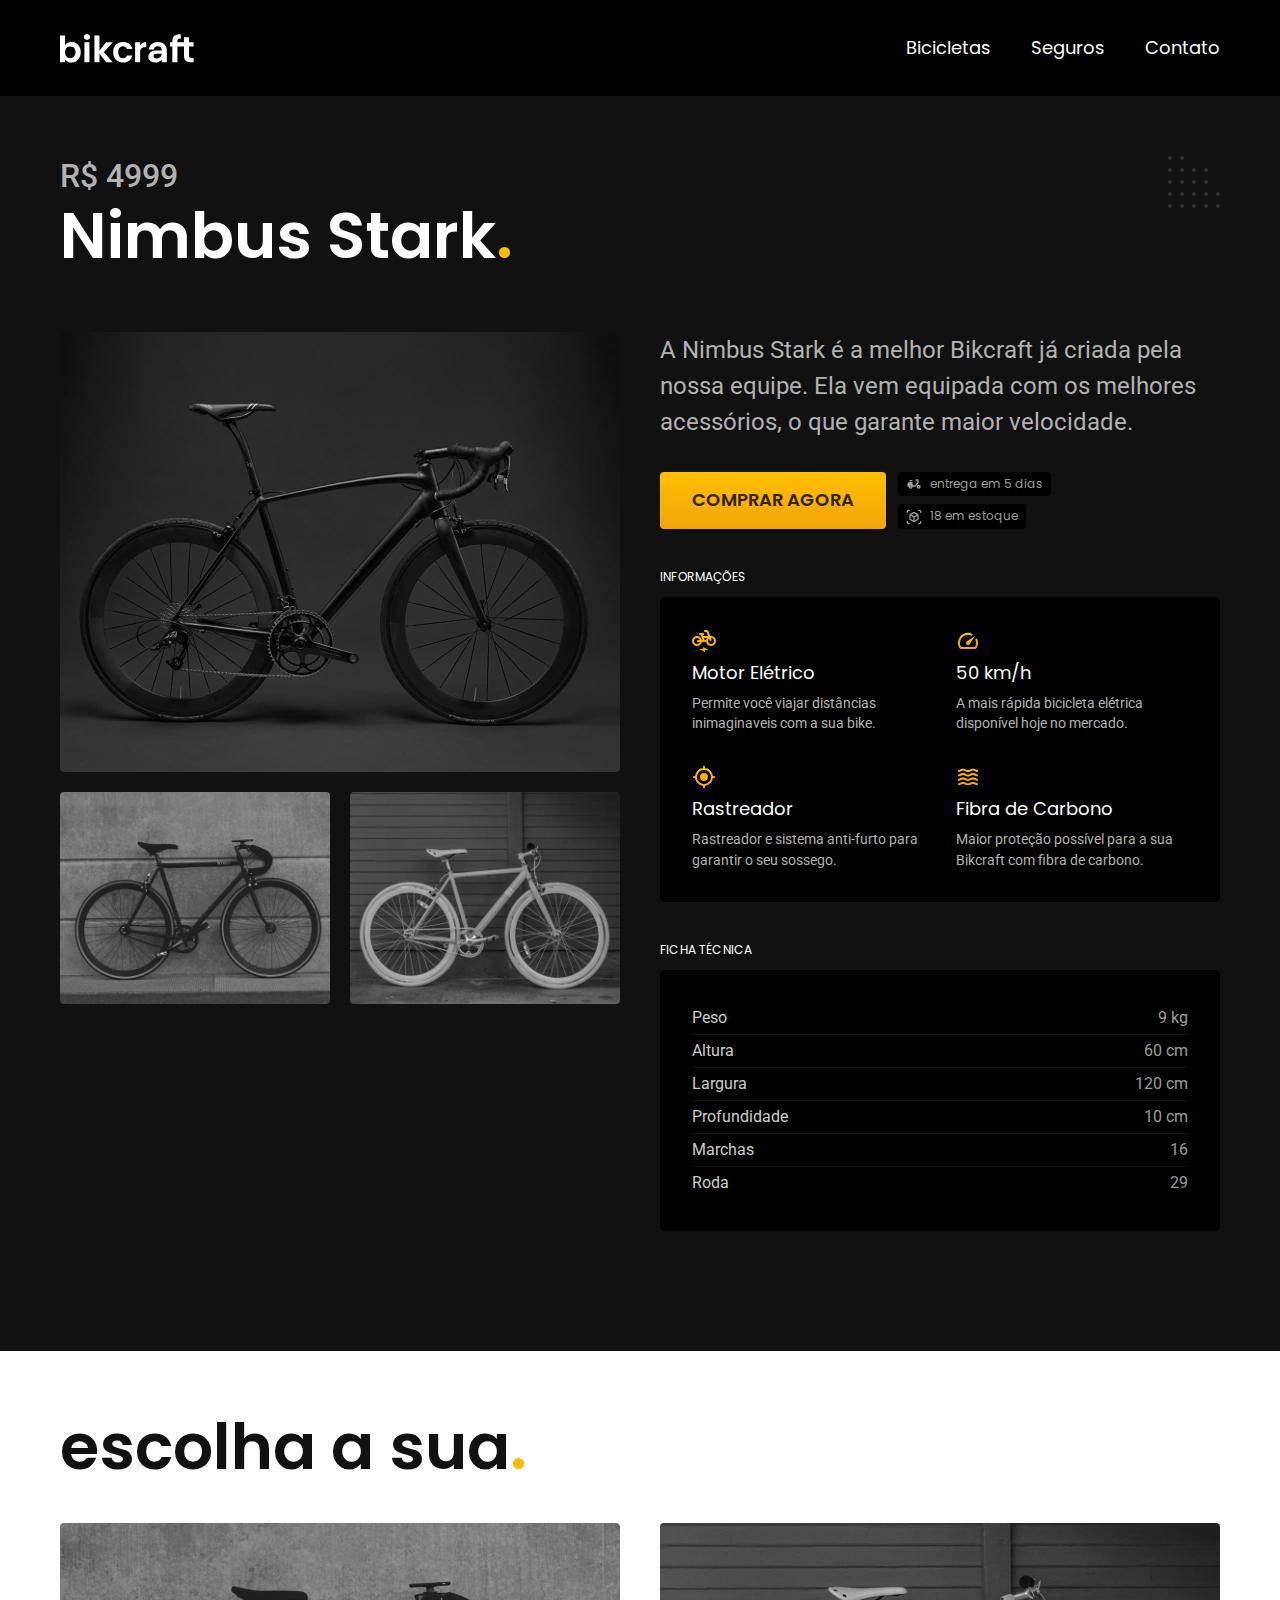
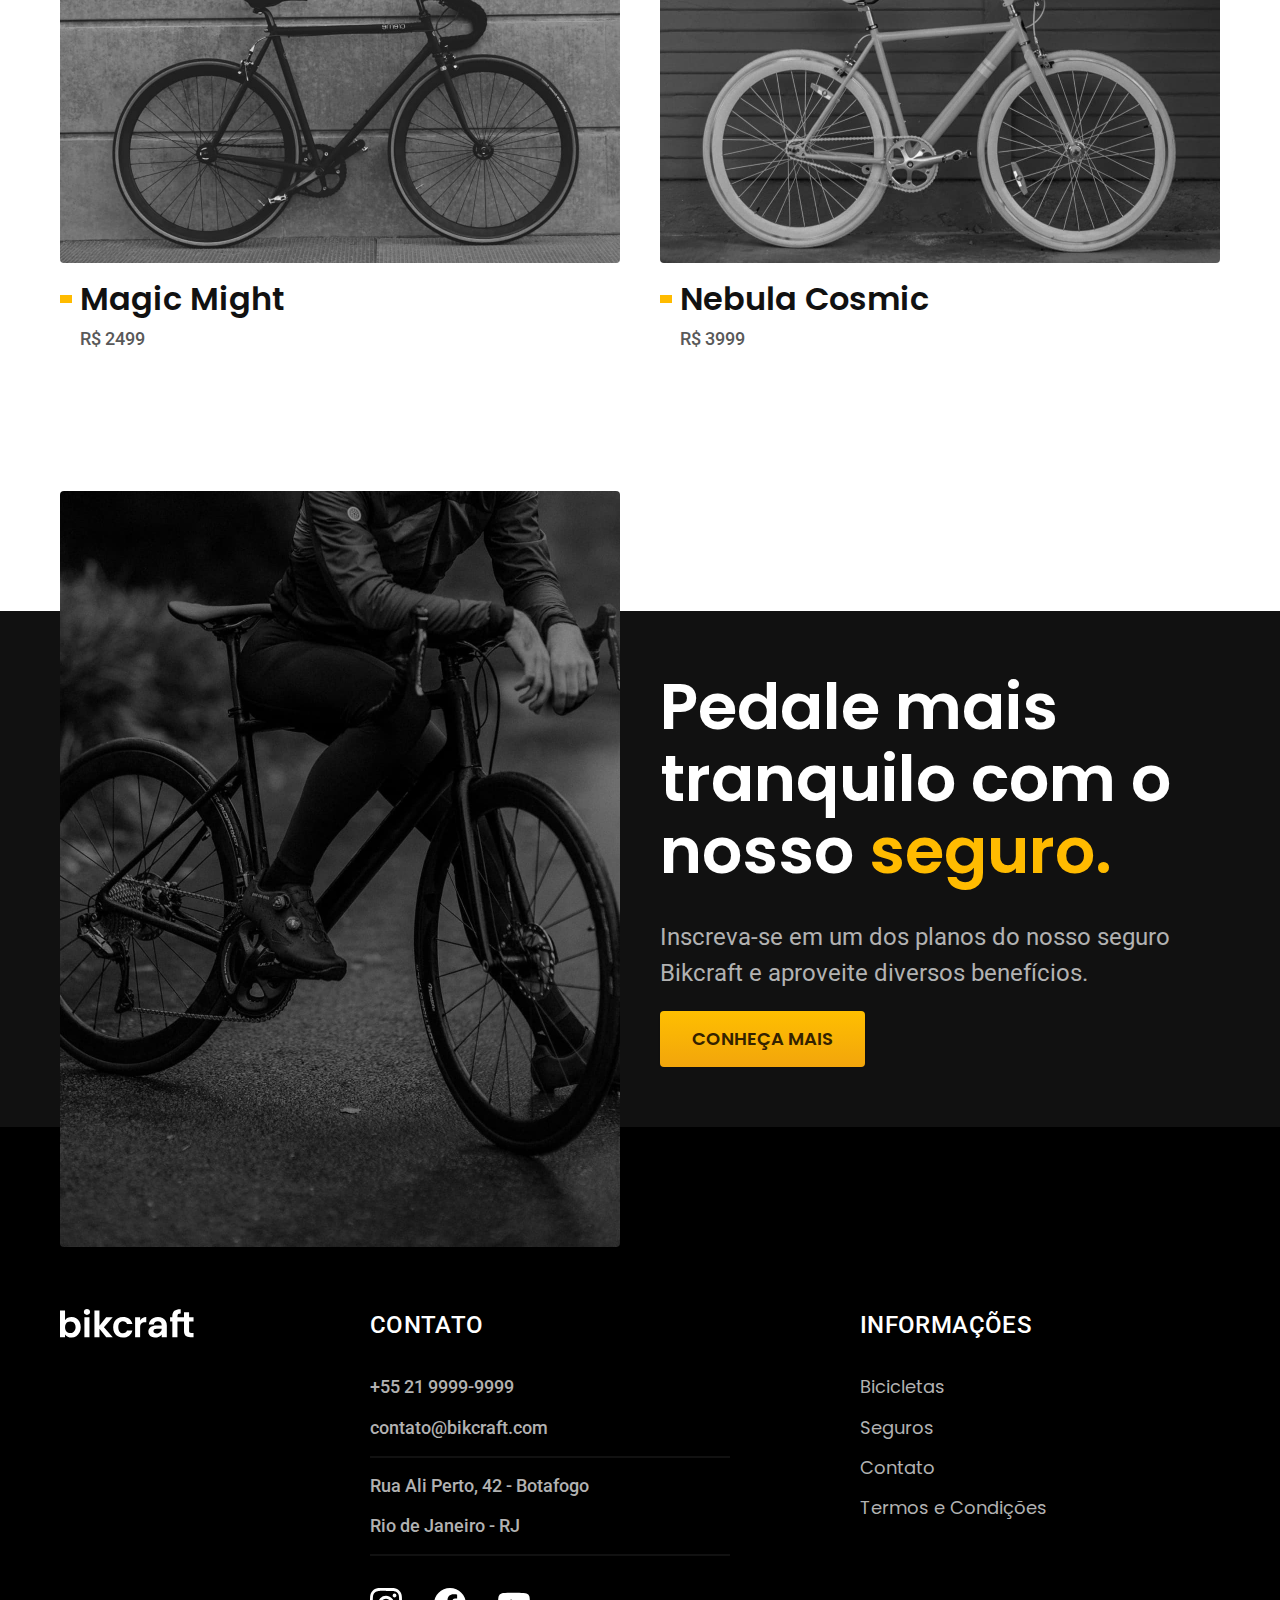
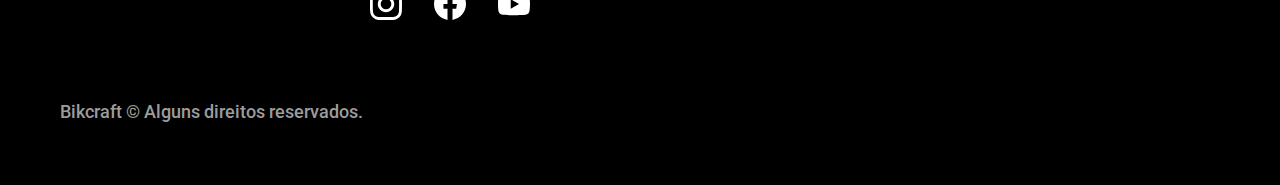
<file: bicicletas/nimbus.html>
<!DOCTYPE html>
<html lang="pt-br">

<head>
  <meta charset="UTF-8">
  <meta name="viewport" content="width=device-width, initial-scale=1.0">

  <title>Nimbus | Bikcraft</title>
  <meta name="description" content="Nimbus.">
  
  <link rel="icon" href="../favicon.svg" type="image/svg+xml">
  <link rel="preload" href="../css/style.min.css" as="style">
  <link rel="stylesheet" href="../css/style.min.css">
    <script>document.documentElement.classList.add('js');</script>

  <link rel="preconnect" href="https://fonts.googleapis.com">
  <link rel="preconnect" href="https://fonts.gstatic.com" crossorigin>
  <link href="https://fonts.googleapis.com/css2?family=Poppins:wght@400;600&family=Roboto:wght@400;500&display=swap" rel="stylesheet">
</head>

<body id="bicicleta">
  <header class="header-bg">
    <div class="header container">
      <a href="../">
        <img src="../img/bikcraft.svg" alt="Bikcraft">
      </a>

      <nav aria-label="primaria">
        <ul class="header-menu font-1-m cor-0">
          <li><a href="../bicicletas.html">Bicicletas</a></li>
          <li><a href="../seguros.html">Seguros</a></li>
          <li><a href="../contato.html">Contato</a></li>
        </ul>
      </nav>
    </div>
  </header>

  <main class="titulo-bg">
    <div>
      <div class="titulo container">
        <p class="font-2-xl cor-5">R$ 4999</p>
        <h1 class="font-1-xxl cor-0">Nimbus Stark<span class="cor-p1">.</span></h1>
      </div>
    </div>
    <div class="bicicleta container">
      <div class="bicicleta-imagens">
        <img src="../img/bicicleta/nimbus1.jpg" alt="Bicicleta1">
        <img src="../img/bicicleta/nimbus2.jpg" alt="Bicicleta2">
        <img src="../img/bicicleta/nimbus3.jpg" alt="Bicicleta3">
      </div>
      <div class="bicicleta-conteudo">
        <p class="font-2-l cor-5">A Nimbus Stark é a melhor Bikcraft já criada pela nossa equipe. Ela vem equipada com os melhores acessórios, o que garante maior velocidade.</p>
        <div class="bicicleta-comprar">
          <a class="botao" href="../orcamento.html?tipo=bikcraft&produto=nimbus">Comprar Agora</a>
          <span class="font-1-xs cor-6"><img src="../img/icones/entrega.svg" alt=""> entrega em 5 dias</span>
          <span class="font-1-xs cor-6"><img src="../img/icones/estoque.svg" alt=""> 18 em estoque</span>
        </div>

        <h2 class="font-1-xs cor-0">Informações</h2>
        <ul class="bicicleta-informacoes">
          <li>
            <img src="../img/icones/eletrica.svg" alt="">
            <h3 class="font-1-m cor-0">Motor Elétrico</h3>
            <p class="font-2-xs cor-5">Permite você viajar distâncias inimaginaveis com a sua bike.</p>
          </li>
          <li>
            <img src="../img/icones/velocidade.svg" alt="">
            <h3 class="font-1-m cor-0">50 km/h</h3>
            <p class="font-2-xs cor-5">A mais rápida bicicleta elétrica disponível hoje no mercado.</p>
          </li>
          <li>
            <img src="../img/icones/rastreador.svg" alt="">
            <h3 class="font-1-m cor-0">Rastreador</h3>
            <p class="font-2-xs cor-5">Rastreador e sistema anti-furto para garantir o seu sossego.</p>
          </li>
          <li>
            <img src="../img/icones/carbono.svg" alt="">
            <h3 class="font-1-m cor-0">Fibra de Carbono</h3>
            <p class="font-2-xs cor-5">Maior proteção possível para a sua Bikcraft com fibra de carbono.</p>
          </li>
        </ul>
        <h2 class="font-1-xs cor-0">Ficha Técnica</h2>
        <ul class="bicicleta-ficha font-2-s cor-4">
          <li>Peso <span>9 kg</span></li>
          <li>Altura <span>60 cm</span></li>
          <li>Largura <span>120 cm</span></li>
          <li>Profundidade <span>10 cm</span></li>
          <li>Marchas <span>16</span></li>
          <li>Roda <span>29</span></li>
        </ul>
      </div>
    </div>
  </main>

  <article class="bicicletas-lista container">
    <h2 class="font-1-xxl">escolha a sua<span class="cor-p1">.</span></h2>

    <ul>
      <li>
        <a href="./magic.html">
          <img src="../img/bicicletas/magic.jpg" alt="Bicicleta preta">
          <h3 class="font-1-xl">Magic Might</h3>
          <span class="font-2-m cor-8">R$ 2499</span>
        </a>
      </li>
      <li>
        <a href="./nebula.html">
          <img src="../img/bicicletas/nebula.jpg" alt="Bicicleta preta">
          <h3 class="font-1-xl">Nebula Cosmic</h3>
          <span class="font-2-m cor-8">R$ 3999</span>
        </a>
      </li>
    </ul>
  </article>

  <article class="seguro-bg">
    <div class="seguro container">
      <div class="seguro-imagem">
        <img src="../img/fotos/seguros.jpg" alt="Pessoa parada em cima de uma bicicleta.">
      </div>
      <div class="seguro-conteudo">
        <h2 class="font-1-xxl cor-0">Pedale mais tranquilo com o nosso <span class="cor-p1">seguro.</span></h2>
        <p class="font-2-l cor-5">Inscreva-se em um dos planos do nosso seguro Bikcraft e aproveite diversos benefícios.</p>
        <a class="botao" href="../seguros.html">Conheça Mais</a>
      </div>
    </div>
  </article>

  <footer class="footer-bg">
    <div class="footer container">
      <img src="../img/bikcraft.svg" alt="Bikcraft">
      <div class="footer-contato">
        <h3 class="font-2-l-b cor-0">Contato</h3>
        <ul class="font-2-m cor-5">
          <li><a href="tel:+552199999999">+55 21 9999-9999</a></li>
          <li><a href="mailto:contato@bikcraft.com">contato@bikcraft.com</a></li>
          <li>Rua Ali Perto, 42 - Botafogo</li>
          <li>Rio de Janeiro - RJ</li>
        </ul>
        <div class="footer-redes">
          <a href="../">
            <img src="../img/redes/instagram.svg" alt="Instagram">
          </a>
          <a href="../">
            <img src="../img/redes/facebook.svg" alt="Facebook">
          </a>
          <a href="../">
            <img src="../img/redes/youtube.svg" alt="Youtube">
          </a>
        </div>
      </div>
      <div class="footer-informacoes">
        <h3 class="font-2-l-b cor-0">Informações</h3>
        <nav>
          <ul class="font-1-m cor-5">
            <li><a href="../bicicletas.html">Bicicletas</a></li>
            <li><a href="../seguros.html">Seguros</a></li>
            <li><a href="../contato.html">Contato</a></li>
            <li><a href="../termos.html">Termos e Condições</a></li>
          </ul>
        </nav>
      </div>
      <p class="footer-copy font-2-m cor-6">Bikcraft © Alguns direitos reservados.</p>
    </div>
  </footer>
  <script src="../js/script.js"></script>
</body>

</html>
</file>
<file: css/style.min.css>
body{margin:0;font-family:Arial,Helvetica,sans-serif;color:#111}blockquote,dd,h1,h2,h3,h4,p,ul{margin:0}ul{padding:0;list-style:none}a{text-decoration:none;color:inherit}img{max-width:100%;height:auto;display:block}img[src$=".jpg"]{border-radius:4px}.font-1-xs{font:400 0.75rem/1.35 Poppins,sans-serif}.font-2-xs{font:400 0.875rem/1.43 Roboto,sans-serif}.font-1-s{font:400 1rem/1.5 Poppins,sans-serif}.font-2-s{font:400 1rem/1.5 Roboto,sans-serif}.font-1-m,.font-1-m-b{font:400 1.125rem/1.35 Poppins,sans-serif}.font-1-m-b{font-weight:600}.font-2-m{font:500 1.125rem/1.35 Roboto,sans-serif}.font-1-l{font:400 1.5rem/1.5 Poppins,sans-serif}.font-2-l,.font-2-l-b{font:400 1.5rem/1.5 Roboto,sans-serif}.font-2-l-b{font-weight:500;letter-spacing:.015em;text-transform:uppercase}.font-1-xl{font:600 2rem/1.25 Poppins,sans-serif}.font-2-xl{font:500 2rem/1.25 Roboto,sans-serif}.font-1-xxl{font:600 4rem/1.125 Poppins,sans-serif}@media (max-width:1200px){.font-1-xxl{font-size:3rem}.font-2-l,.font-2-l-b{font-size:1.125rem}}@media (max-width:800px){.font-1-xxl{font-size:2rem}.font-1-xl,.font-2-xl{font-size:1.5rem}}:root{--cor-0:#ffffff;--cor-1:#f7f7f7;--cor-2:#ededed;--cor-3:#dedede;--cor-4:#cccccc;--cor-5:#b2b2b2;--cor-6:#9c9c9c;--cor-7:#717171;--cor-8:#595959;--cor-9:#404040;--cor-10:#2e2e2e;--cor-11:#111111;--cor-12:#000000;--cor-p1:#ffbb00;--cor-p2:#e4a30b;--cor-p3:#a66f00;--cor-p4:#664400;--cor-p5:#332200}.cor-0{color:var(--cor-0)}.cor-1{color:var(--cor-1)}.cor-2{color:var(--cor-2)}.cor-3{color:var(--cor-3)}.cor-4{color:var(--cor-4)}.cor-5{color:var(--cor-5)}.cor-6{color:var(--cor-6)}.cor-7{color:var(--cor-7)}.cor-8{color:var(--cor-8)}.cor-9{color:var(--cor-9)}.cor-10{color:var(--cor-10)}.cor-11{color:var(--cor-11)}.cor-12{color:var(--cor-12)}.cor-p1{color:var(--cor-p1)}.cor-p2{color:var(--cor-p2)}.cor-p3{color:var(--cor-p3)}.cor-p4{color:var(--cor-p4)}.cor-p5{color:var(--cor-p5)}.js .fadeInDown{transform:translate3d(0,-20px,0)}.js .fadeInUp{transform:translate3d(0,20px,0)}.js .fadeInRight{transform:translate3d(20px,0,0)}.js .fadeInLeft{transform:translate3d(-20px,0,0)}.js [data-anime]{opacity:0}.js .anime{opacity:1;transform:none;transition:transform .8s,opacity .8s}.header-bg{background-color:var(--cor-12)}.header{display:flex;flex-wrap:wrap;gap:20px;justify-content:space-between;align-items:center;padding-top:20px;padding-bottom:20px}.header-menu{display:flex;flex-wrap:wrap;gap:40px}.header-menu a{display:inline-block;padding:16px 0;position:relative}.header-menu a:after{content:"";display:block;height:2px;width:0;background:var(--cor-0);margin-top:4px;transition:.3s;position:absolute}.header-menu a.ativo::after,.header-menu a:hover:after{width:100%}@media (max-width:800px){.header-menu{gap:20px}.header-menu a{background:var(--cor-11);padding:12px 16px;border-radius:4px}.header-menu a:hover{background-color:var(--cor-10)}.header a:after{display:none}}@media (max-width:600px){.header-menu{gap:12px}.header-menu a{padding:8px 12px;font-size:14px}}.footer-bg{background-color:var(--cor-12)}.footer{display:grid;grid-template-columns:3fr 5fr 4fr;gap:40px;padding-top:60px;padding-bottom:60px}.footer h3{margin-bottom:32px}.footer-contato ul{margin-bottom:32px}.footer-contato li:nth-child(2n):after{content:"";display:block;max-width:360px;height:2px;background:var(--cor-11);margin-top:16px}.footer li{margin-bottom:16px}.footer-redes{display:flex;gap:32px}.footer a:hover{color:var(--cor-0)}.footer-copy{grid-column:1/-1;margin-top:40px}@media (max-width:800px){.footer>img{display:none}.footer{grid-template-columns:1fr 1fr}}@media (max-width:600px){.footer{grid-template-columns:1fr;gap:60px}.footer-copy{margin-top:0}}.container{box-sizing:border-box;max-width:1200px;padding-left:20px;padding-right:20px;margin-left:auto;margin-right:auto}.botao{display:inline-block;padding:16px 32px;background:linear-gradient(#ffbf00,#f2a50c);border-radius:4px;box-shadow:0 1px 2px rgba(0,0,0,.1);text-transform:uppercase;color:var(--cor-p5);font:600 1.125rem/1.35 Poppins,sans-serif;max-width:max-content;border:none;cursor:pointer}.botao:hover{background:linear-gradient(#ffb60d,#e59317)}.botao.secundario{background:var(--cor-10);color:var(--cor-2)}.botao.secundario:hover{background:var(--cor-9)}.botao.seta{display:flex;align-items:center}.botao.seta::after{content:"";display:inline-block;width:18px;height:10px;margin-left:12px;background:url("../img/icones/seta.svg");transition:transform .2s}.botao.seta:hover::after{transform:translateX(4px)}@media (max-width:600px){.botao{padding:12px 16px;font-size:1rem}}.link{display:inline-block;color:var(--cor-p1);font:500 1.5rem/1.5 Poppins,sans-serif;text-transform:uppercase}.link::after{content:"";display:block;width:100%;height:4px;background-color:currentColor}.link:hover{color:var(--cor-0)}.titulo-bg{padding-top:60px;padding-bottom:60px;background-color:var(--cor-11)}.titulo{background:url("../img/dec/top-right.svg") no-repeat top right 20px}.titulo p{margin-bottom:4px}@media (max-width:800px){.titulo-bg{padding-top:40px;padding-bottom:40px}.titulo p{font-size:1rem;text-transform:lowercase;font-weight:400}}.form{display:grid;grid-template-columns:1fr 1fr;gap:20px}.form label{display:block;font:400 1rem/1.5 Poppins,sans-serif;margin-bottom:4px}.form .col-2{grid-column:span 2}.form input[type=email],.form input[type=text],.form textarea{font:400 1rem/1.5 Roboto,sans-serif;background:var(--cor-1);border:1px solid var(--cor-2);padding:12px;border-radius:4px;width:100%;box-sizing:border-box}.form input[type=email]:focus,.form input[type=text]:focus,.form textarea:focus{outline:0;border-color:var(--cor-p1);background:var(--cor-0);box-shadow:0 0 0 2px #fea}@media (max-width:600px){.form{grid-template-columns:1fr}.form .col-2{grid-column:1}}.introducao-bg{background:var(--cor-12) url("../img/dec/bottom-left.svg") no-repeat bottom 160px left 20px;box-shadow:inset 0 -120px var(--cor-0)}.introducao{display:grid;grid-template-columns:1fr 1fr;gap:0 40px}.introducao-conteudo{align-self:end;padding-bottom:200px}.introducao img{width:100%;height:100%;object-fit:cover;border-radius:4px}.introducao h1{margin-bottom:32px}.introducao p{margin-bottom:20px}@media (max-width:800px){.introducao-bg{background:var(--cor-11);padding-top:40px;box-shadow:inset 0 -60px #fff}.introducao{grid-template-columns:1fr;gap:32px}.introducao-conteudo{padding-bottom:0}.introducao h1{margin-bottom:16px}.introducao img{height:300px;width:100%}}.tecnologia-bg{background-color:var(--cor-11);box-shadow:inset 0 80px var(--cor-0),inset 0 -80px var(--cor-0)}.tecnologia{display:grid;grid-template-columns:1fr 1fr;gap:40px}.tecnologia-imagem img{width:100%;height:100%;object-fit:cover;object-position:left}.tecnologia-conteudo{padding-top:160px;padding-bottom:160px}.tecnologia-conteudo>span{display:block;margin-bottom:20px}.tecnologia-conteudo h2{margin-bottom:32px}.tecnologia-conteudo>p{margin-bottom:20px}.tecnologia a{margin-bottom:80px}.tecnologia-vantagens{display:flex;gap:40px}.tecnologia-vantagens h3{margin-bottom:8px;width:max-content}.tecnologia-vantagens img{width:24px;margin-bottom:8px}@media (max-width:800px){.tecnologia-bg{box-shadow:initial}.tecnologia{grid-template-columns:1fr}.tecnologia-conteudo{padding-top:60px;padding-bottom:60px}.tecnologia-imagem{display:none}.tecnologia a{margin-bottom:60px}}@media (max-width:600px){.tecnologia-vantagens{flex-direction:column}}.parceiros{padding-top:60px;padding-bottom:120px}.parceiros h2{margin-bottom:60px}.parceiros ul{padding:0 20px;max-width:1400px;display:grid;grid-template-columns:repeat(4,1fr);margin:0 auto}.parceiros li{display:flex;padding:32px;border-left:2px solid var(--cor-2)}.parceiros img{margin:auto}.parceiros li:first-child,.parceiros li:nth-child(5){border-left:none}.parceiros li:nth-child(n+5){border-top:2px solid var(--cor-2)}@media (max-width:800px){.parceiros{padding-bottom:60px}.parceiros h2{margin-bottom:20px}.parceiros ul{grid-template-columns:repeat(2,1fr)}.parceiros li:nth-child(n+3){border-top:2px solid var(--cor-2)}.parceiros li:nth-child(odd){border-left:none}}.depoimento{display:grid;grid-template-columns:1fr 1fr;background-color:var(--cor-p1);overflow:hidden}.depoimento img{width:100%;height:100%;object-fit:cover;border-radius:0}.depoimento-conteudo{padding:40px 40px 80px 80px;align-self:end;background:url("../img/dec/bottom-right-p.svg") no-repeat bottom 40px right 40px}.depoimento-conteudo p{max-width:32ch;font-family:Merriweather,serif;font-style:italic;font-weight:900;margin-bottom:32px;position:relative}.depoimento p::after,.depoimento p::before{font-size:5rem;color:var(--cor-p2);position:absolute}.depoimento p::before{content:"“";left:-50px;top:-20px}.depoimento p::after{content:"”"}@media (min-width:1200px){.depoimento img{max-height:520px}}@media (max-width:800px){.depoimento{grid-template-columns:1fr;text-align:center}.depoimento img{max-height:200px}.depoimento-conteudo{padding:40px 20px;margin:auto}}.bicicletas-lista{padding-top:60px;padding-bottom:120px}.bicicletas-lista h2{margin-bottom:40px}.bicicletas-lista ul{display:flex;gap:40px;padding:0 20px 20px 20px;max-width:1400px;margin-left:auto;margin-right:auto;overflow-x:auto}#bicicleta .bicicletas-lista ul{padding:0 0 20px 0}.bicicletas-lista li{flex:1;min-width:280px}.bicicletas-lista a{display:block}.bicicletas-lista img{margin-bottom:16px}.bicicletas-lista h3{margin-bottom:8px;display:flex;align-items:center}.bicicletas-lista h3::before{content:"";display:inline-block;height:8px;width:12px;margin-right:8px;background-color:var(--cor-p1);transition:width .2s}.bicicletas-lista a:hover h3::before{width:24px}.bicicletas-lista li span{padding-left:20px}@media (max-width:800px){.bicicletas-lista{padding-bottom:60px}.bicicletas-lista ul{gap:20px}}.bicicletas-bg{background:linear-gradient(to right,var(--cor-0) 30%,var(--cor-11) 0)}.bicicletas{display:grid;grid-template-columns:1fr 1fr;gap:40px;padding-top:60px;padding-bottom:60px;background:url("../img/dec/top-right.svg") no-repeat top 40px right 20px}.bicicletas-imagem{display:grid}.bicicletas-imagem img{grid-area:1/1}.bicicletas-imagem span{grid-area:1/1;place-self:start end;margin-top:20px;background:var(--cor-12);display:inline-block;padding:8px 16px 8px 8px;border-radius:4px 0 0 4px}.bicicletas-conteudo{display:grid;grid-template-columns:1fr auto;align-content:start}.bicicletas h2,.bicicletas p{grid-column:1/-1}.bicicletas h2{margin-bottom:20px}.bicicletas h2::before{content:"";display:block;width:12px;height:8px;background-color:var(--cor-p1);margin-bottom:8px}.bicicletas p{margin-bottom:32px}.bicicletas a{place-self:end}.bicicletas li{display:flex;align-items:center}.bicicletas ul{display:grid;gap:16px}.bicicletas-conteudo img{width:24px;margin-right:8px}@media (max-width:800px){.bicicletas-bg{background:var(--cor-11)}.bicicletas{grid-template-columns:1fr;gap:20px;padding-top:40px;padding-bottom:40px}}@media (max-width:600px){.bicicletas-conteudo{grid-template-columns:1fr}.bicicletas ul{font-size:1rem;grid-template-columns:1fr 1fr;margin-bottom:32px}.bicicletas a{place-self:start}}.bicicleta{display:grid;grid-template-columns:1fr 1fr;align-items:start;gap:40px;padding-top:60px;padding-bottom:60px}#bicicleta .titulo p{text-transform:uppercase}.bicicleta-imagens{display:flex;flex-wrap:wrap;gap:20px}.bicicleta-imagens img{flex:1;min-width:200px}.bicicleta-imagens img:first-child{min-width:100%}.bicicleta-conteudo>p{margin-bottom:32px}.bicicleta-comprar{display:grid;grid-template-columns:max-content auto;align-items:center;justify-items:start;gap:8px 12px;margin-bottom:40px}.bicicleta-comprar a{grid-row:span 2}.bicicleta-comprar span{display:flex;align-items:center;background-color:var(--cor-12);gap:8px;padding:4px 8px;border-radius:4px}.bicicleta-conteudo h2{text-transform:uppercase;letter-spacing:.015em;margin-bottom:12px}.bicicleta-ficha,.bicicleta-informacoes{padding:32px;background-color:var(--cor-12);border-radius:4px}.bicicleta-informacoes{margin-bottom:40px;display:grid;grid-template-columns:1fr 1fr;gap:32px}.bicicleta-informacoes img{width:24px;margin-bottom:8px}.bicicleta-informacoes h3{margin-bottom:8px}.bicicleta-ficha li{padding:4px 0;display:flex;justify-content:space-between;border-bottom:1px solid var(--cor-11)}.bicicleta-ficha li:last-child{border-bottom:none}.bicicleta-ficha span{color:var(--cor-6)}@media (max-width:800px){.bicicleta{grid-template-columns:1fr;padding-top:40px;padding-bottom:40px}.bicicleta-imagens{grid-row:2}}@media (max-width:400px){.bicicleta-informacoes{grid-template-columns:1fr}.bicicleta-comprar{grid-template-columns:1fr}}.seguro-bg{background-color:var(--cor-11);box-shadow:inset 0 120px var(--cor-0),inset 0 -120px var(--cor-12)}.seguro{display:grid;grid-template-columns:1fr 1fr;gap:40px}.seguro-imagem img{width:100%;height:100%;object-fit:cover}.seguro-conteudo{padding-top:180px;padding-bottom:180px}.seguro h2{margin-bottom:32px}.seguro p{margin-bottom:20px}@media (max-width:800px){.seguro-bg{box-shadow:inset 0 -60px var(--cor-12)}.seguro{grid-template-columns:1fr}.seguro-conteudo{grid-row:1;padding-top:40px;padding-bottom:0}}.seguros-bg{background:var(--cor-11)}.seguros{padding-top:60px;padding-bottom:60px;display:grid;grid-template-columns:1fr 1fr;gap:40px;align-items:center}#seguros .seguros{padding-top:0}.seguros h2{grid-column:1/-1}.seguros-item{background-color:var(--cor-12);padding:32px 32px 32px 60px;display:grid;grid-template-columns:1fr auto;border-radius:4px}.seguros-item h3{margin-bottom:40px}.seguros-item span{grid-column:2;display:block;text-align:right}.seguros-item ul{grid-column:1/-1;margin-bottom:32px}.seguros-item li{display:flex;align-items:center;position:relative}.seguros-item li+li{margin-top:20px}.seguros-item li::before{content:"";display:inline-block;width:13px;height:9px;background-image:url("../img/icones/lista.svg");position:absolute;left:-21px}.seguros-item a{grid-column:1/-1}@media (max-width:800px){.seguros{grid-template-columns:1fr}}.vantagens-bg{background-color:var(--cor-12)}.vantagens{padding-top:120px;padding-bottom:120px}.vantagens h2{margin-bottom:60px}.vantagens ul{display:grid;grid-template-columns:repeat(auto-fit,minmax(280px,max-content));gap:40px 80px}.vantagens h3,.vantagens img{margin-bottom:8px}@media (max-width:800px){.vantagens{padding-top:60px;padding-bottom:60px}.vantagens h2{margin-bottom:40px}.vantagens ul{gap:20px}}.perguntas{padding-top:120px;padding-bottom:120px}.perguntas h2{margin-bottom:60px}.perguntas dl>div{padding:20px;border-radius:4px}.perguntas dl>div:nth-child(odd){background-color:var(--cor-1)}.perguntas button{display:grid;grid-template-columns:auto 1fr auto;align-items:center;gap:8px;cursor:pointer;border:none;background:0 0;width:100%;text-align:left}.perguntas button::before{content:"";display:inline-block;width:12px;height:8px;background-color:var(--cor-p1)}.perguntas button::after{content:"";display:inline-block;width:14px;height:6px;background:url("../img/icones/seta-abrir.svg");transition:.3s}.perguntas button:hover::after,.perguntas button[aria-expanded=true]::after{transform:rotate(180deg)}.js .perguntas dd{display:none}.js .perguntas dd.ativa{display:block}.perguntas dd{padding-left:20px;padding-top:16px;max-width:80ch}@media (max-width:800px){.perguntas{padding-top:60px;padding-bottom:60px}.perguntas h2{margin-bottom:40px}}#contato{background:linear-gradient(var(--cor-11) 600px,var(--cor-1) 0)}.contato{display:grid;grid-template-columns:5fr 7fr}.contato-dados,.contato-formulario{padding:60px;box-shadow:0 1px 2px rgba(0,0,0,.1)}.contato-dados{border-radius:5px 0 0 5px;background:var(--cor-12) url("../img/dec/bottom-left.svg") no-repeat bottom 20px left 20px}.contato-formulario{border-radius:0 5px 5px 0;background:var(--cor-0) url("../img/dec/bottom-right.svg") no-repeat bottom 20px right 20px}.contato-dados h2{margin-bottom:60px}.contato-endereco{margin-bottom:32px;padding-left:28px;background:url("../img/icones/local.svg") no-repeat 0 2px}.contato-endereco p{margin-bottom:8px}.contato-meios a{display:block;max-width:max-content;margin-bottom:8px;padding-left:28px}.contato-meios a:hover{color:var(--cor-0)}.contato-meios a:first-child{background:url("../img/icones/email.svg") no-repeat 0 2px}.contato-meios a:nth-child(2){margin-bottom:32px}.contato-meios a:nth-child(3){background:url("../img/icones/telefone.svg") no-repeat 0 2px;margin-bottom:60px}.contato-redes{display:flex;gap:32px;padding-left:28px}@media (max-width:800px){.contato{grid-template-columns:1fr}.contato-dados,.contato-formulario{padding:20px}.contato-dados{border-radius:5px 5px 0 0;background:var(--cor-12)}.contato-formulario{border-radius:0 0 5px 5px}.contato-dados h2,.contato-meios a:nth-child(3){margin-bottom:32px}.contato-redes{margin-bottom:12px}}.lojas{display:grid;grid-template-columns:1fr 1fr;gap:0 40px;padding-top:120px;padding-bottom:120px}.lojas h2{grid-column:1/-1;margin-bottom:60px}.lojas img{border-radius:4px 4px 0 0}.lojas-item{border-radius:4px;background:var(--cor-0);box-shadow:0 1px 2px rgba(0,0,0,.1)}.lojas-conteudo{display:grid;grid-template-columns:1fr 1fr;gap:32px 16px;padding:32px}.lojas-conteudo h3,.lojas-tempo{grid-column:1/-1}.lojas-dados{display:grid;gap:8px;border-left:2px solid var(--cor-2);padding-left:12px}.lojas-tempo{display:flex;align-items:center;gap:8px}@media (max-width:800px){.lojas{gap:20px;padding-top:60px;padding-bottom:60px}.lojas h2{margin-bottom:32px}.lojas-conteudo{grid-template-columns:1fr}}@media (max-width:600px){.lojas{grid-template-columns:1fr}}#orcamento{background:linear-gradient(var(--cor-11) 600px,var(--cor-1) 0)}.orcamento{display:grid;grid-template-columns:5fr 7fr;padding-bottom:120px}.orcamento h2{text-transform:uppercase;position:relative;display:flex;align-items:center}.orcamento h2::before{content:"";display:inline-block;width:4px;height:8px;background-color:var(--cor-p1);position:absolute;left:-12px}.orcamento-dados,.orcamento-produto{padding:60px;box-shadow:0 1px 2px rgba(0,0,0,.1)}.orcamento-produto{border-radius:5px 0 0 5px;background:var(--cor-12) url("../img/dec/bottom-left.svg") no-repeat bottom 20px left 20px;display:grid;grid-template-columns:1fr 1fr;gap:20px;align-content:start}.orcamento-produto>*{grid-column:1/-1}.orcamento-produto>label{grid-column:initial}.orcamento-produto label{font:400 1rem/1.5 Poppins,sans-serif;color:var(--cor-4);background-color:var(--cor-10);padding:12px 16px;border-radius:4px;cursor:pointer;display:grid;grid-template-columns:auto 1fr auto;align-items:center;border:1px solid var(--cor-10)}.orcamento-produto input:checked+label{background:var(--cor-0);color:var(--cor-11)}.orcamento-produto label::before{content:"";display:inline-block;box-sizing:border-box;width:12px;height:12px;border:1px solid var(--cor-6);border-radius:50%;margin-right:8px}.orcamento-produto input:checked+label::before{border-color:var(--cor-7);box-shadow:inset 0 0 0 3px var(--cor-0),inset 0 0 0 6px var(--cor-7)}.orcamento-produto label:hover{background-color:var(--cor-9);border-color:var(--cor-9)}.orcamento-produto input:focus+label{box-shadow:0 0 0 2px var(--cor-p1);border-color:var(--cor-12)}.orcamento-produto label span{display:none}.orcamento-produto input:checked+label span{display:inline-block}.orcamento-produto input{opacity:0;position:absolute;pointer-events:none}.orcamento-dados{border-radius:0 5px 5px 0;background:var(--cor-0) url("../img/dec/bottom-right.svg") no-repeat bottom 20px right 20px}.orcamento-conteudo{display:none}.orcamento-conteudo h2,.orcamento-dados h2:nth-of-type(n+2){margin-top:20px}#bikcraft:checked~#orcamento-bikcraft,#seguro:checked~#orcamento-seguro{display:grid;gap:20px}.orcamento-detalhes{display:none;background:var(--cor-0);padding:20px;grid-template-columns:1fr 1fr;border-radius:4px;align-items:center}.orcamento-detalhes li{display:flex;align-items:center;margin-bottom:8px}.orcamento-detalhes li img{width:16px;margin-right:8px}.orcamento-produto input:checked+label+.orcamento-detalhes{display:grid}@media (max-width:1200px){.orcamento-dados,.orcamento-produto{padding:32px}}@media (max-width:800px){.orcamento{grid-template-columns:1fr}.orcamento-produto{border-radius:5px 5px 0 0;background:var(--cor-12)}.orcamento-dados{border-radius:0 0 5px 5px}}@media (max-width:400px){.orcamento-produto{grid-template-columns:1fr}}.termos{padding-top:80px;padding-bottom:80px}.termos h2{font-weight:600;margin-bottom:20px}.termos p+h2{margin-top:40px}.termos p{max-width:75ch;margin-bottom:24px}
</file>
